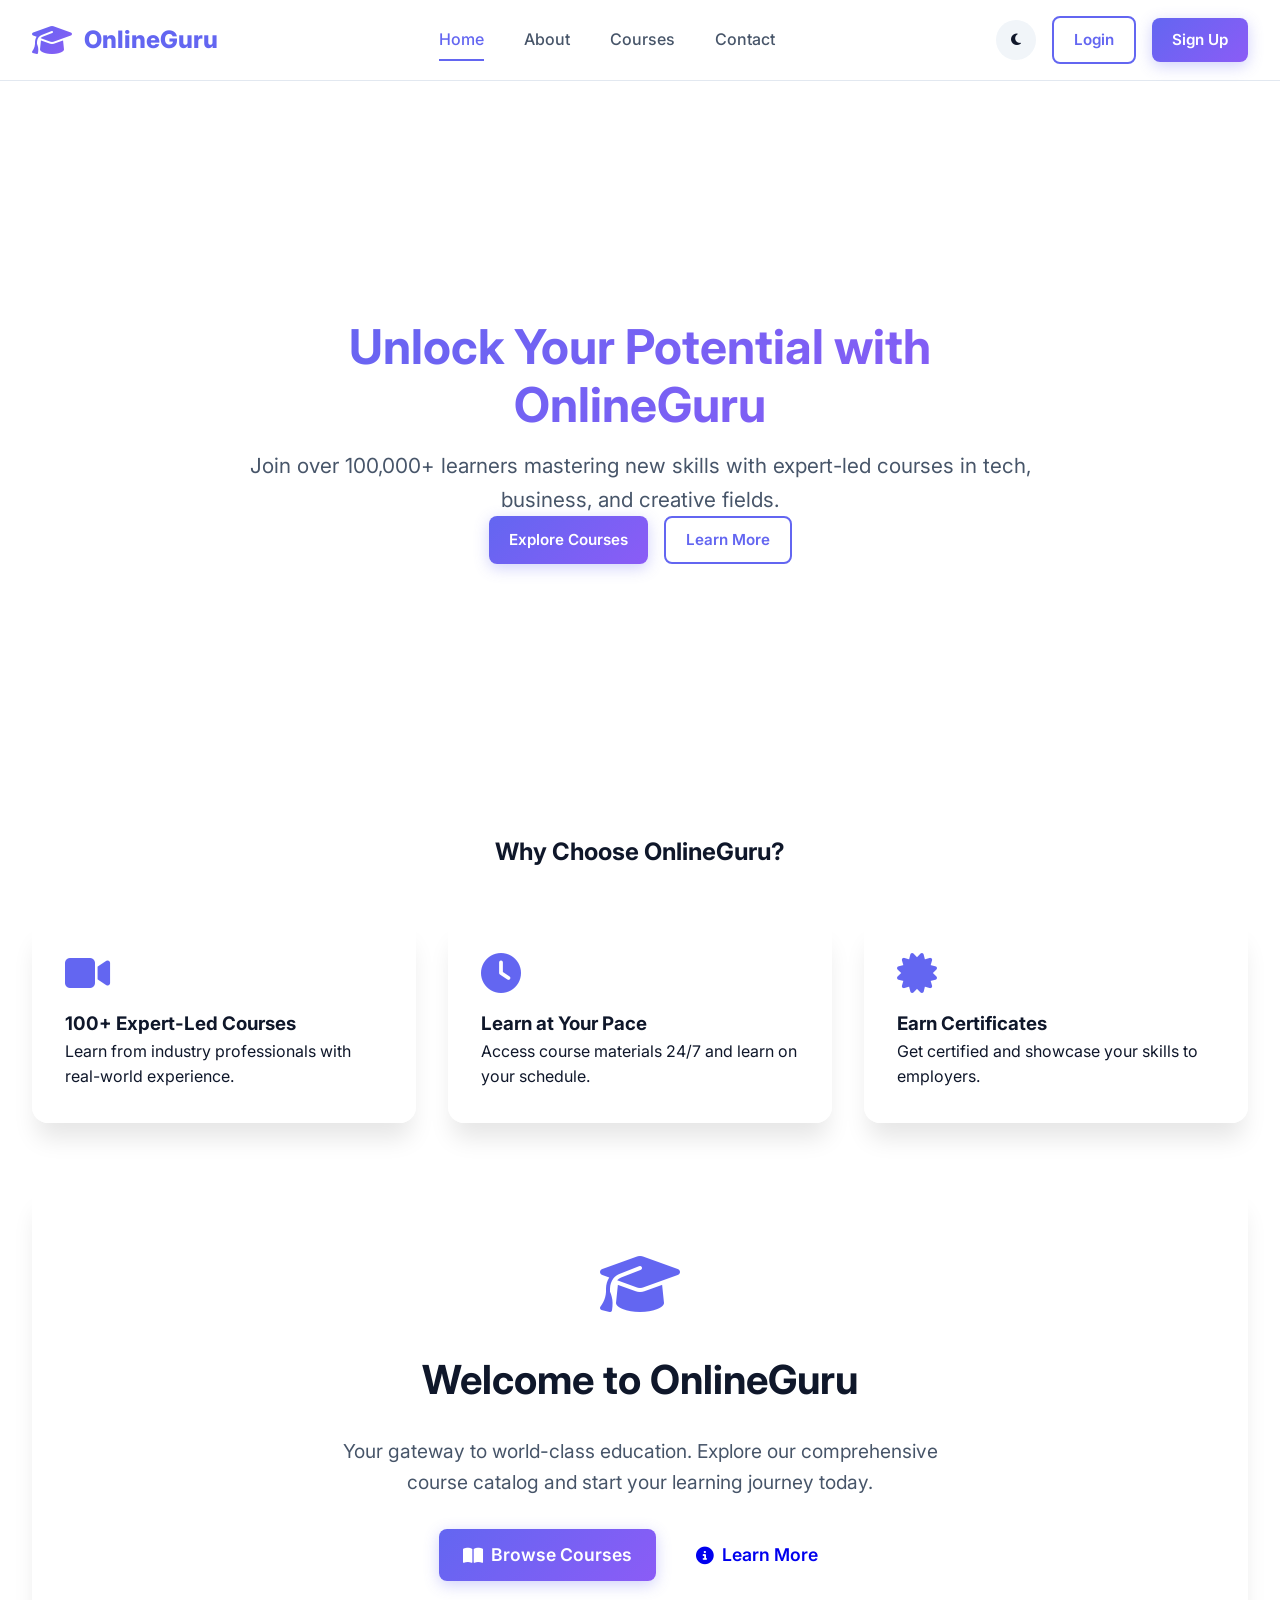
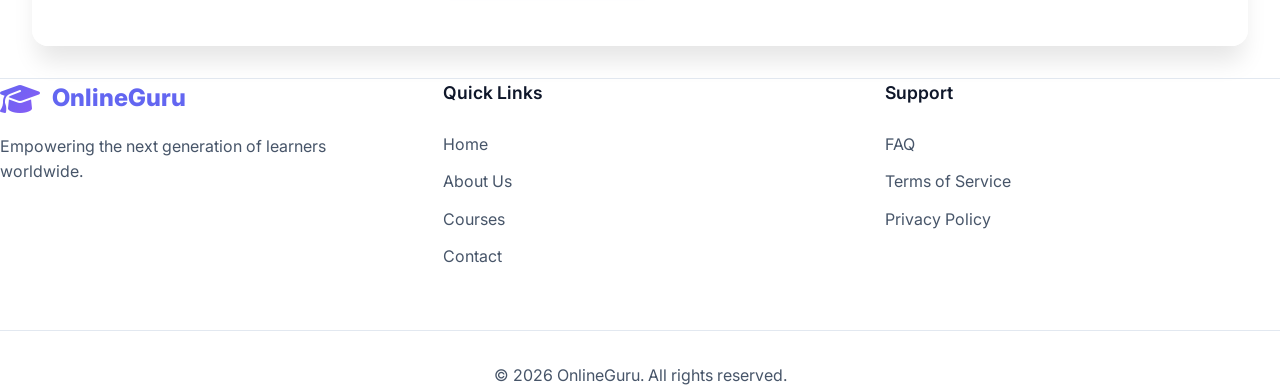
<file: index.html>
<!DOCTYPE html>
<html lang="en" data-theme="light">
<head>
    <meta charset="UTF-8">
    <meta name="viewport" content="width=device-width, initial-scale=1.0">
    <title>OnlineGuru - World-Class Learning Platform</title>
    <meta name="description" content="Learn from 100+ expert-led courses in programming, data science, business and more. Start your learning journey today.">
    <link rel="stylesheet" href="https://cdnjs.cloudflare.com/ajax/libs/font-awesome/6.4.0/css/all.min.css">
    <link rel="stylesheet" href="css/style.css?v=2.0">
</head>
<body class="page-home">
    <div id="loader">
        <div class="loader-content">
            <div class="spinner"></div>
            <p>Loading OnlineGuru...</p>
        </div>
    </div>

    <div class="app-wrapper">
        <header>
            <div class="nav-container">
                <a href="index.html" class="logo">
                    <i class="fas fa-graduation-cap"></i>
                    <span>OnlineGuru</span>
                </a>
                
                <nav class="nav-links">
                    <a href="index.html" class="active">Home</a>
                    <a href="about.html">About</a>
                    <a href="courses.html">Courses</a>
                    <a href="contact.html">Contact</a>
                </nav>

                <div class="auth-buttons" id="guest-nav">
                    <button class="btn-icon" id="theme-toggle">
                        <i class="fas fa-moon"></i>
                    </button>
                    <a href="login.html" class="btn btn-outline">Login</a>
                    <a href="register.html" class="btn btn-primary">Sign Up</a>
                </div>

                <div class="user-menu" id="user-nav" style="display: none;">
                    <button class="btn-icon" id="theme-toggle-user">
                        <i class="fas fa-moon"></i>
                    </button>
                    <a href="dashboard.html" class="btn btn-outline">
                        <i class="fas fa-user-circle"></i> <span id="user-name">User</span>
                    </a>
                    <a href="#" id="logout-btn" class="btn btn-primary">Logout</a>
                </div>

                <button class="mobile-toggle" id="mobile-toggle">
                    <i class="fas fa-bars"></i>
                </button>
            </div>
        </header>

        <main>
            <section class="hero">
                <div class="hero-content">
                    <h1>Unlock Your Potential with OnlineGuru</h1>
                    <p>Join over 100,000+ learners mastering new skills with expert-led courses in tech, business, and creative fields.</p>
                    <div class="hero-buttons">
                        <a href="courses.html" class="btn btn-primary">Explore Courses</a>
                        <a href="about.html" class="btn btn-outline">Learn More</a>
                    </div>
                </div>
            </section>

            <section class="container">
                <h2 style="text-align: center; margin-bottom: 3rem;">Why Choose OnlineGuru?</h2>
                <div class="grid">
                    <div class="glass-card">
                        <i class="fas fa-video" style="font-size: 2.5rem; color: var(--primary); margin-bottom: 1rem;"></i>
                        <h3>100+ Expert-Led Courses</h3>
                        <p>Learn from industry professionals with real-world experience.</p>
                    </div>
                    <div class="glass-card">
                        <i class="fas fa-clock" style="font-size: 2.5rem; color: var(--primary); margin-bottom: 1rem;"></i>
                        <h3>Learn at Your Pace</h3>
                        <p>Access course materials 24/7 and learn on your schedule.</p>
                    </div>
                    <div class="glass-card">
                        <i class="fas fa-certificate" style="font-size: 2.5rem; color: var(--primary); margin-bottom: 1rem;"></i>
                        <h3>Earn Certificates</h3>
                        <p>Get certified and showcase your skills to employers.</p>
                    </div>
                </div>
            </section>

            <section class="container">
                <div class="glass-card" style="text-align: center; padding: 4rem;">
                    <i class="fas fa-graduation-cap" style="font-size: 4rem; color: var(--primary); margin-bottom: 2rem;"></i>
                    <h2 style="margin-bottom: 1.5rem; font-size: 2.5rem;">Welcome to OnlineGuru</h2>
                    <p style="color: var(--text-secondary); font-size: 1.2rem; margin-bottom: 2rem; max-width: 600px; margin-left: auto; margin-right: auto;">
                        Your gateway to world-class education. Explore our comprehensive course catalog and start your learning journey today.
                    </p>
                    <div style="display: flex; gap: 1rem; justify-content: center; flex-wrap: wrap;">
                        <a href="courses.html" class="btn btn-primary" style="font-size: 1.1rem; padding: 12px 24px;">
                            <i class="fas fa-book-open"></i> Browse Courses
                        </a>
                        <a href="about.html" class="btn btn-outline-primary" style="font-size: 1.1rem; padding: 12px 24px;">
                            <i class="fas fa-info-circle"></i> Learn More
                        </a>
                    </div>
                </div>
            </section>
        </main>

        <footer>
            <div class="footer-grid">
                <div class="footer-col">
                    <a href="index.html" class="logo" style="margin-bottom: 1rem;">
                        <i class="fas fa-graduation-cap"></i> OnlineGuru
                    </a>
                    <p style="color: var(--text-secondary);">Empowering the next generation of learners worldwide.</p>
                </div>
                <div class="footer-col">
                    <h4>Quick Links</h4>
                    <ul class="footer-links">
                        <li><a href="index.html">Home</a></li>
                        <li><a href="about.html">About Us</a></li>
                        <li><a href="courses.html">Courses</a></li>
                        <li><a href="contact.html">Contact</a></li>
                    </ul>
                </div>
                <div class="footer-col">
                    <h4>Support</h4>
                    <ul class="footer-links">
                        <li><a href="#">FAQ</a></li>
                        <li><a href="#">Terms of Service</a></li>
                        <li><a href="#">Privacy Policy</a></li>
                    </ul>
                </div>
            </div>
            <p class="text-center">&copy; 2026 OnlineGuru. All rights reserved.</p>
        </footer>
    </div>

    <script src="js/main.js"></script>
</body>
</html>
</file>
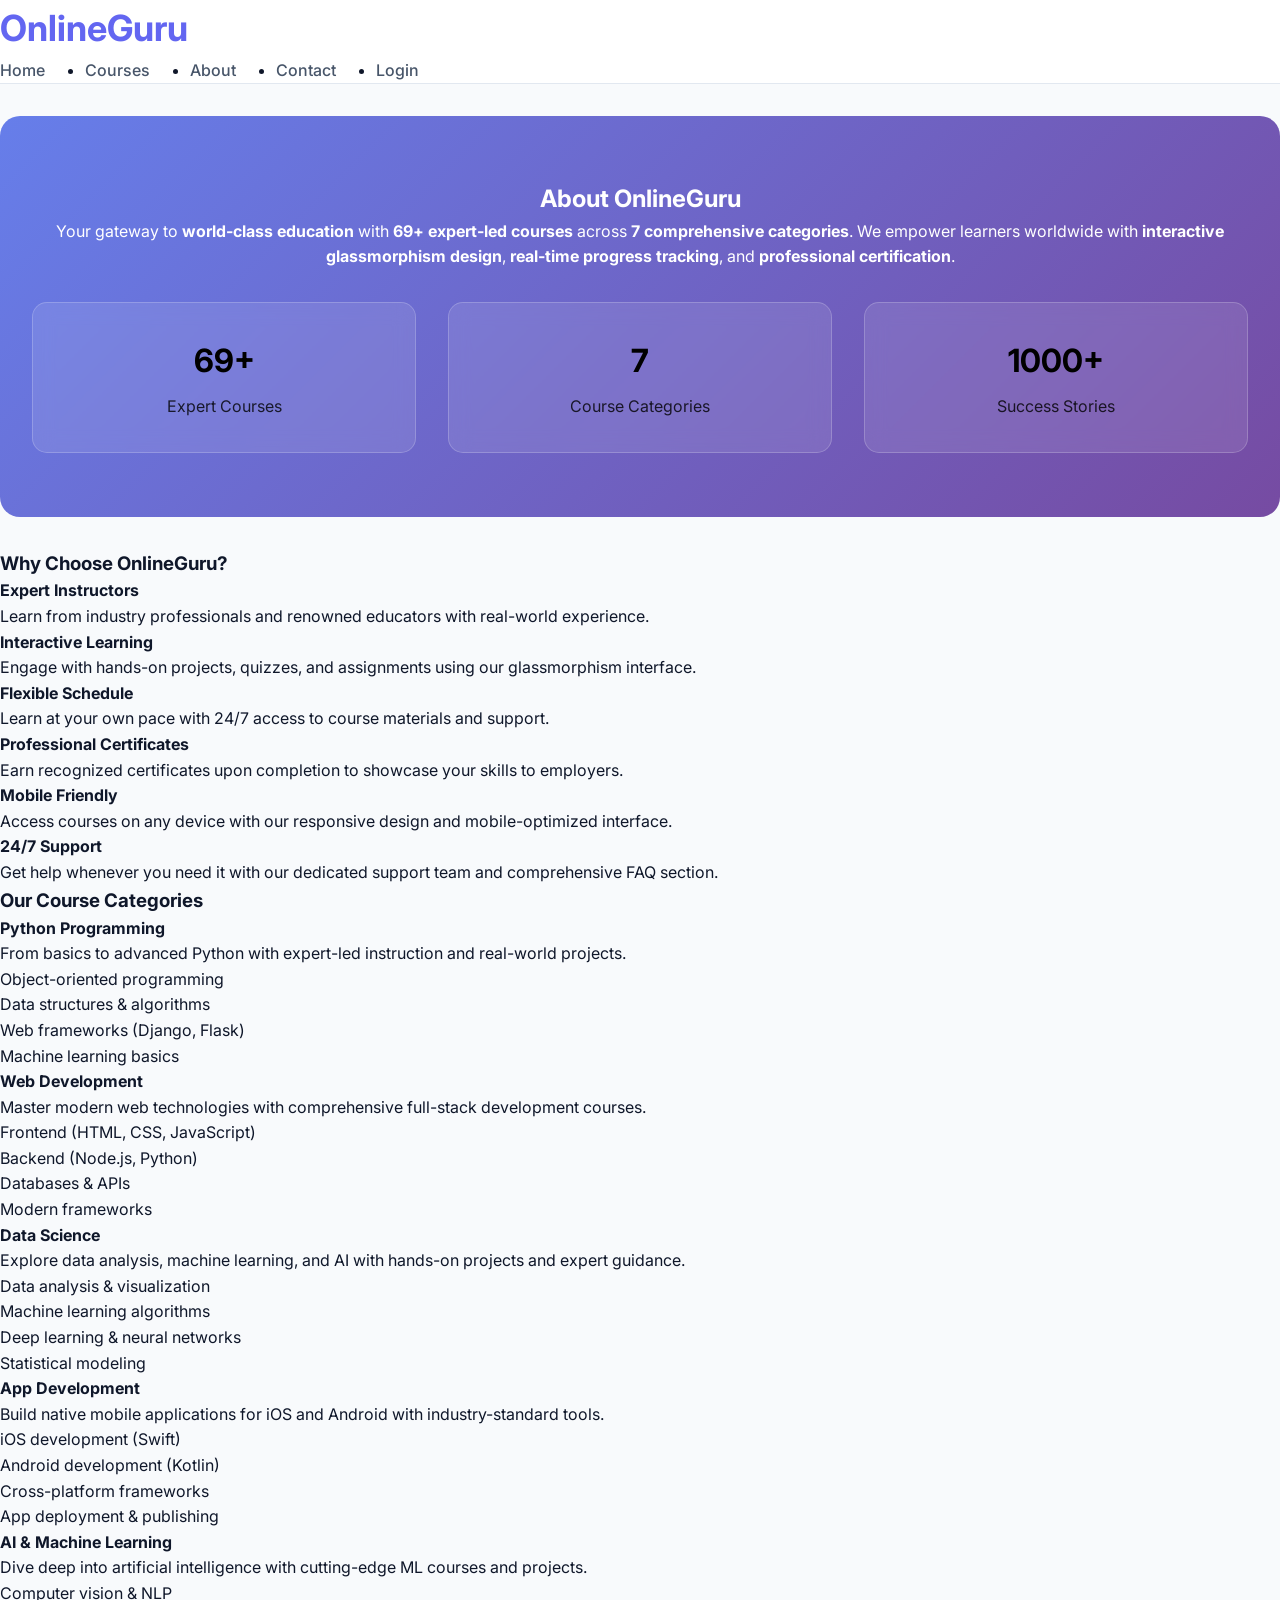
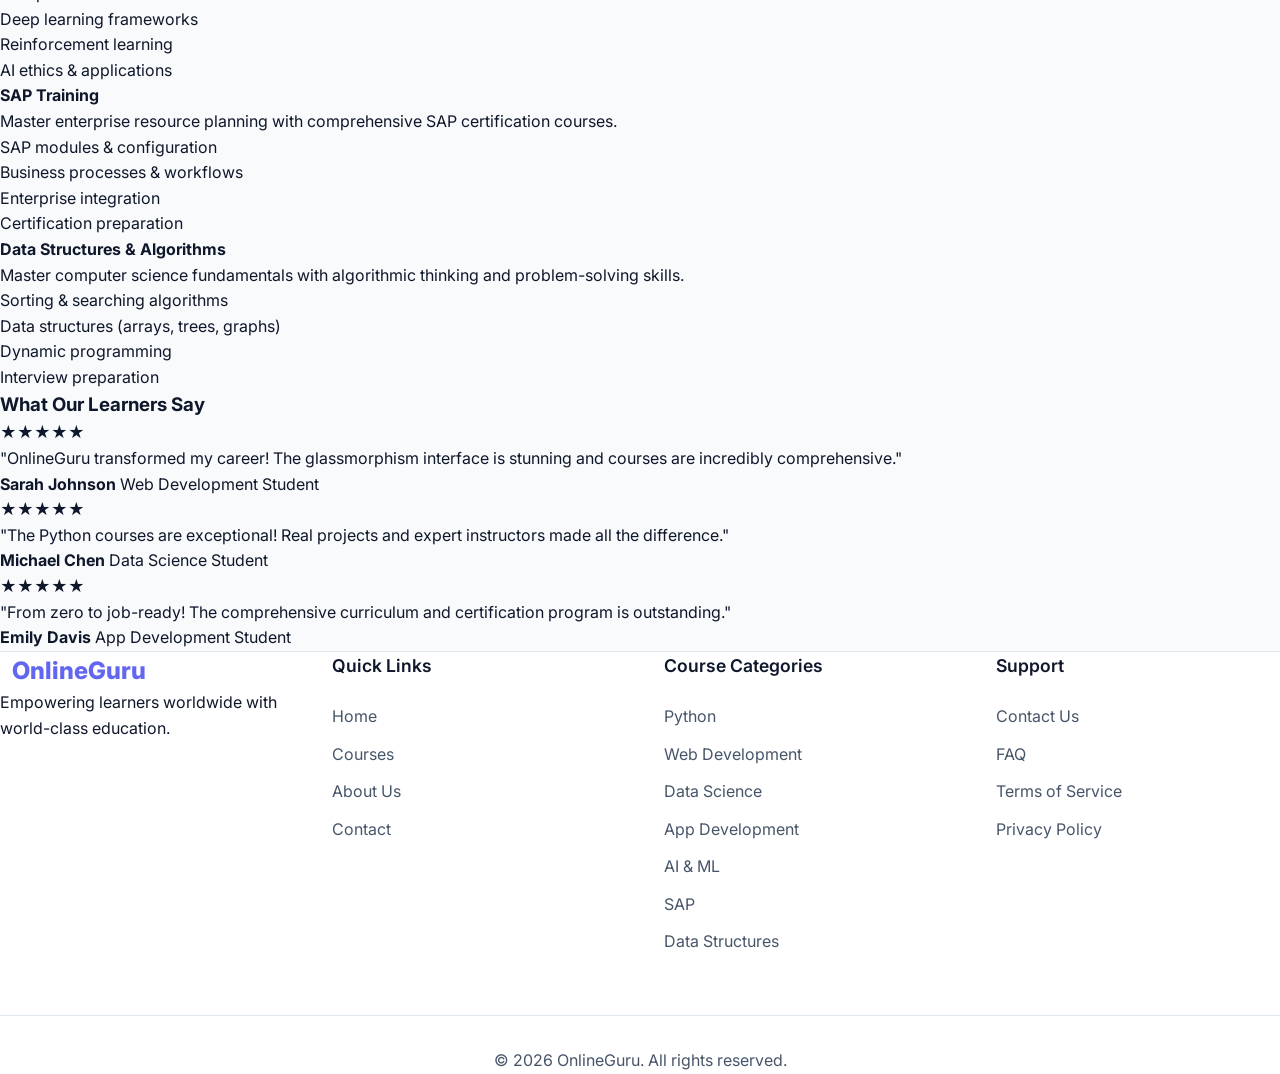
<file: about.html>
<!DOCTYPE html>
<html lang="en">
<head>
    <meta charset="UTF-8">
    <meta name="viewport" content="width=device-width, initial-scale=1.0">
    <title>About - OnlineGuru</title>
    <link rel="stylesheet" href="css/style.css">
</head>
<body>
    <header>
        <nav>
            <div class="logo">
                <h1>OnlineGuru</h1>
            </div>
            <ul class="nav-links">
                <li><a href="index.html">Home</a></li>
                <li><a href="courses.html">Courses</a></li>
                <li><a href="about.html">About</a></li>
                <li><a href="contact.html">Contact</a></li>
                <li><a href="login.html">Login</a></li>
            </ul>
        </nav>
    </header>

    <main>
        <section class="about-content">
            <div class="about-hero">
                <h2>About OnlineGuru</h2>
                <p class="hero-description">
                    Your gateway to <strong>world-class education</strong> with <strong>69+ expert-led courses</strong> across <strong>7 comprehensive categories</strong>. 
                    We empower learners worldwide with <strong>interactive glassmorphism design</strong>, <strong>real-time progress tracking</strong>, 
                    and <strong>professional certification</strong>.
                </p>
                <div class="hero-stats">
                    <div class="stat-item">
                        <i class="fas fa-graduation-cap"></i>
                        <div class="stat-content">
                            <h3>69+</h3>
                            <p>Expert Courses</p>
                        </div>
                    </div>
                    <div class="stat-item">
                        <i class="fas fa-users"></i>
                        <div class="stat-content">
                            <h3>7</h3>
                            <p>Course Categories</p>
                        </div>
                    </div>
                    <div class="stat-item">
                        <i class="fas fa-certificate"></i>
                        <div class="stat-content">
                            <h3>1000+</h3>
                            <p>Success Stories</p>
                        </div>
                    </div>
                </div>
            </div>

            <div class="about-features">
                <h3>Why Choose OnlineGuru?</h3>
                <div class="features-grid">
                    <div class="feature-card">
                        <i class="fas fa-chalkboard-teacher"></i>
                        <h4>Expert Instructors</h4>
                        <p>Learn from industry professionals and renowned educators with real-world experience.</p>
                    </div>
                    <div class="feature-card">
                        <i class="fas fa-laptop-code"></i>
                        <h4>Interactive Learning</h4>
                        <p>Engage with hands-on projects, quizzes, and assignments using our glassmorphism interface.</p>
                    </div>
                    <div class="feature-card">
                        <i class="fas fa-clock"></i>
                        <h4>Flexible Schedule</h4>
                        <p>Learn at your own pace with 24/7 access to course materials and support.</p>
                    </div>
                    <div class="feature-card">
                        <i class="fas fa-trophy"></i>
                        <h4>Professional Certificates</h4>
                        <p>Earn recognized certificates upon completion to showcase your skills to employers.</p>
                    </div>
                    <div class="feature-card">
                        <i class="fas fa-mobile-alt"></i>
                        <h4>Mobile Friendly</h4>
                        <p>Access courses on any device with our responsive design and mobile-optimized interface.</p>
                    </div>
                    <div class="feature-card">
                        <i class="fas fa-headset"></i>
                        <h4>24/7 Support</h4>
                        <p>Get help whenever you need it with our dedicated support team and comprehensive FAQ section.</p>
                    </div>
                </div>
            </div>

            <div class="course-categories">
                <h3>Our Course Categories</h3>
                <div class="categories-grid">
                    <div class="category-card">
                        <i class="fab fa-python"></i>
                        <h4>Python Programming</h4>
                        <p>From basics to advanced Python with expert-led instruction and real-world projects.</p>
                        <ul>
                            <li>Object-oriented programming</li>
                            <li>Data structures & algorithms</li>
                            <li>Web frameworks (Django, Flask)</li>
                            <li>Machine learning basics</li>
                        </ul>
                    </div>
                    <div class="category-card">
                        <i class="fas fa-code"></i>
                        <h4>Web Development</h4>
                        <p>Master modern web technologies with comprehensive full-stack development courses.</p>
                        <ul>
                            <li>Frontend (HTML, CSS, JavaScript)</li>
                            <li>Backend (Node.js, Python)</li>
                            <li>Databases & APIs</li>
                            <li>Modern frameworks</li>
                        </ul>
                    </div>
                    <div class="category-card">
                        <i class="fas fa-database"></i>
                        <h4>Data Science</h4>
                        <p>Explore data analysis, machine learning, and AI with hands-on projects and expert guidance.</p>
                        <ul>
                            <li>Data analysis & visualization</li>
                            <li>Machine learning algorithms</li>
                            <li>Deep learning & neural networks</li>
                            <li>Statistical modeling</li>
                        </ul>
                    </div>
                    <div class="category-card">
                        <i class="fas fa-mobile-alt"></i>
                        <h4>App Development</h4>
                        <p>Build native mobile applications for iOS and Android with industry-standard tools.</p>
                        <ul>
                            <li>iOS development (Swift)</li>
                            <li>Android development (Kotlin)</li>
                            <li>Cross-platform frameworks</li>
                            <li>App deployment & publishing</li>
                        </ul>
                    </div>
                    <div class="category-card">
                        <i class="fas fa-robot"></i>
                        <h4>AI & Machine Learning</h4>
                        <p>Dive deep into artificial intelligence with cutting-edge ML courses and projects.</p>
                        <ul>
                            <li>Computer vision & NLP</li>
                            <li>Deep learning frameworks</li>
                            <li>Reinforcement learning</li>
                            <li>AI ethics & applications</li>
                        </ul>
                    </div>
                    <div class="category-card">
                        <i class="fas fa-project-diagram"></i>
                        <h4>SAP Training</h4>
                        <p>Master enterprise resource planning with comprehensive SAP certification courses.</p>
                        <ul>
                            <li>SAP modules & configuration</li>
                            <li>Business processes & workflows</li>
                            <li>Enterprise integration</li>
                            <li>Certification preparation</li>
                        </ul>
                    </div>
                    <div class="category-card">
                        <i class="fas fa-sitemap"></i>
                        <h4>Data Structures & Algorithms</h4>
                        <p>Master computer science fundamentals with algorithmic thinking and problem-solving skills.</p>
                        <ul>
                            <li>Sorting & searching algorithms</li>
                            <li>Data structures (arrays, trees, graphs)</li>
                            <li>Dynamic programming</li>
                            <li>Interview preparation</li>
                        </ul>
                    </div>
                </div>
            </div>

            <div class="testimonials">
                <h3>What Our Learners Say</h3>
                <div class="testimonials-grid">
                    <div class="testimonial-card">
                        <div class="testimonial-content">
                            <div class="stars">★★★★★</div>
                            <p>"OnlineGuru transformed my career! The glassmorphism interface is stunning and courses are incredibly comprehensive."</p>
                            <div class="testimonial-author">
                                <strong>Sarah Johnson</strong>
                                <span>Web Development Student</span>
                            </div>
                        </div>
                    </div>
                    <div class="testimonial-card">
                        <div class="testimonial-content">
                            <div class="stars">★★★★★</div>
                            <p>"The Python courses are exceptional! Real projects and expert instructors made all the difference."</p>
                            <div class="testimonial-author">
                                <strong>Michael Chen</strong>
                                <span>Data Science Student</span>
                            </div>
                        </div>
                    </div>
                    <div class="testimonial-card">
                        <div class="testimonial-content">
                            <div class="stars">★★★★★</div>
                            <p>"From zero to job-ready! The comprehensive curriculum and certification program is outstanding."</p>
                            <div class="testimonial-author">
                                <strong>Emily Davis</strong>
                                <span>App Development Student</span>
                            </div>
                        </div>
                    </div>
                </div>
            </div>
        </section>
    </main>

    <footer>
        <div class="footer-grid">
            <div class="footer-col">
                <a href="index.html" class="logo">
                    <i class="fas fa-graduation-cap"></i> OnlineGuru
                </a>
                <p>Empowering learners worldwide with world-class education.</p>
            </div>
            <div class="footer-col">
                <h4>Quick Links</h4>
                <ul class="footer-links">
                    <li><a href="index.html">Home</a></li>
                    <li><a href="courses.html">Courses</a></li>
                    <li><a href="about.html">About Us</a></li>
                    <li><a href="contact.html">Contact</a></li>
                </ul>
            </div>
            <div class="footer-col">
                <h4>Course Categories</h4>
                <ul class="footer-links">
                    <li><a href="courses.html">Python</a></li>
                    <li><a href="courses.html">Web Development</a></li>
                    <li><a href="courses.html">Data Science</a></li>
                    <li><a href="courses.html">App Development</a></li>
                    <li><a href="courses.html">AI & ML</a></li>
                    <li><a href="courses.html">SAP</a></li>
                    <li><a href="courses.html">Data Structures</a></li>
                </ul>
            </div>
            <div class="footer-col">
                <h4>Support</h4>
                <ul class="footer-links">
                    <li><a href="contact.html">Contact Us</a></li>
                    <li><a href="#">FAQ</a></li>
                    <li><a href="#">Terms of Service</a></li>
                    <li><a href="#">Privacy Policy</a></li>
                </ul>
            </div>
        </div>
        <p class="text-center">&copy; 2026 OnlineGuru. All rights reserved.</p>
    </footer>

    <script src="js/main.js"></script>
</body>
</html>
</file>
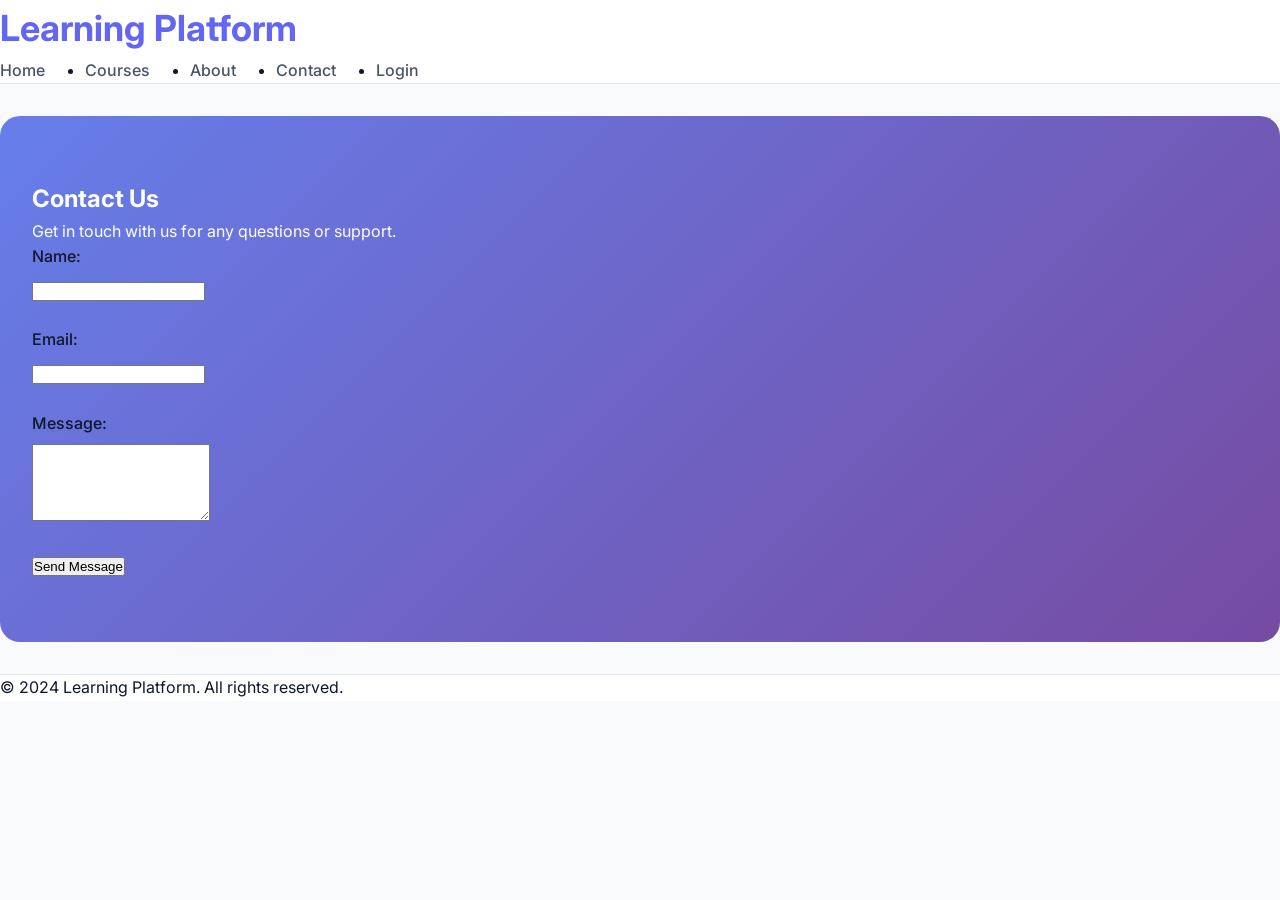
<file: contact.html>
<!DOCTYPE html>
<html lang="en">
<head>
    <meta charset="UTF-8">
    <meta name="viewport" content="width=device-width, initial-scale=1.0">
    <title>Contact - Learning Platform</title>
    <link rel="stylesheet" href="css/style.css">
</head>
<body>
    <header>
        <nav>
            <div class="logo">
                <h1>Learning Platform</h1>
            </div>
            <ul class="nav-links">
                <li><a href="index.html">Home</a></li>
                <li><a href="courses.html">Courses</a></li>
                <li><a href="about.html">About</a></li>
                <li><a href="contact.html">Contact</a></li>
                <li><a href="login.html">Login</a></li>
            </ul>
        </nav>
    </header>

    <main>
        <section class="contact-content">
            <h2>Contact Us</h2>
            <p>Get in touch with us for any questions or support.</p>
            
            <form id="contactForm">
                <div class="form-group">
                    <label for="name">Name:</label>
                    <input type="text" id="name" name="name" required>
                </div>
                <div class="form-group">
                    <label for="email">Email:</label>
                    <input type="email" id="email" name="email" required>
                </div>
                <div class="form-group">
                    <label for="message">Message:</label>
                    <textarea id="message" name="message" rows="5" required></textarea>
                </div>
                <button type="submit" class="submit-btn">Send Message</button>
            </form>
        </section>
    </main>

    <footer>
        <p>&copy; 2024 Learning Platform. All rights reserved.</p>
    </footer>

    <script src="js/main.js"></script>
</body>
</html>
</file>
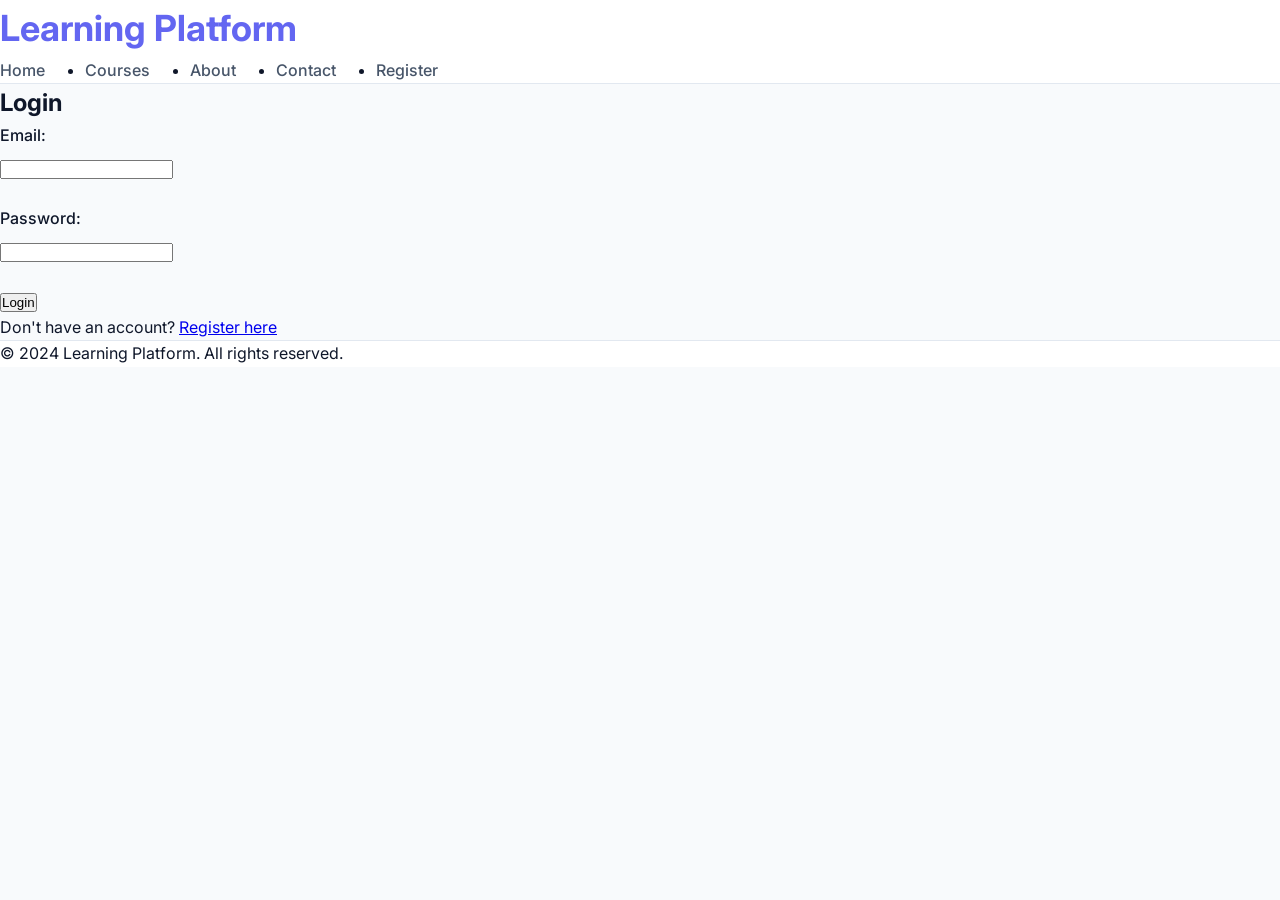
<file: dashboard.html>
<!DOCTYPE html>
<html lang="en" data-theme="light">
<head>
    <meta charset="UTF-8">
    <meta name="viewport" content="width=device-width, initial-scale=1.0">
    <title>Dashboard | OnlineGuru</title>
    <meta name="description" content="Your personalized learning dashboard - track progress, view certificates, and continue learning.">
    <link rel="stylesheet" href="https://cdnjs.cloudflare.com/ajax/libs/font-awesome/6.4.0/css/all.min.css">
    <link rel="stylesheet" href="css/style.css">
    <link rel="stylesheet" href="css/dashboard.css">
</head>
<body class="page-dashboard">
    <div id="loader">
        <div class="loader-content">
            <div class="spinner"></div>
            <p>Loading your dashboard...</p>
        </div>
    </div>

    <div class="app-wrapper">
        <header>
            <div class="nav-container">
                <a href="index.html" class="logo">
                    <i class="fas fa-graduation-cap"></i>
                    <span>OnlineGuru</span>
                </a>
                
                <nav class="nav-links">
                    <a href="index.html">Home</a>
                    <a href="courses.html">Courses</a>
                    <a href="dashboard.html" class="active">Dashboard</a>
                </nav>

                <div class="user-menu" id="user-nav">
                    <button class="btn-icon" id="theme-toggle">
                        <i class="fas fa-moon"></i>
                    </button>
                    <a href="#" class="btn btn-outline" id="user-profile-btn">
                        <i class="fas fa-user-circle"></i> <span id="user-name" class="user-name">User</span>
                    </a>
                    <a href="#" id="logout-btn" class="btn btn-primary">Logout</a>
                </div>

                <button class="mobile-toggle" id="mobile-toggle">
                    <i class="fas fa-bars"></i>
                </button>
            </div>
        </header>

        <div class="dashboard-container">
            <!-- Sidebar -->
            <aside class="dashboard-sidebar">
                <div class="sidebar-header">
                    <div class="user-avatar-large">
                        <i class="fas fa-user-graduate"></i>
                    </div>
                    <div class="user-info">
                        <h3 class="user-name">Loading...</h3>
                        <p class="user-email">Loading...</p>
                    </div>
                </div>

                <nav class="sidebar-nav">
                    <a href="#" class="nav-item active" data-section="overview">
                        <i class="fas fa-th-large"></i>
                        <span>Overview</span>
                    </a>
                    <a href="#" class="nav-item" data-section="courses">
                        <i class="fas fa-book-open"></i>
                        <span>My Courses</span>
                        <span class="nav-badge" id="total-courses">0</span>
                    </a>
                    <a href="#" class="nav-item" data-section="progress">
                        <i class="fas fa-chart-line"></i>
                        <span>Progress</span>
                    </a>
                    <a href="#" class="nav-item" data-section="certificates">
                        <i class="fas fa-certificate"></i>
                        <span>Certificates</span>
                        <span class="nav-badge" id="certificate-count">0</span>
                    </a>
                    <a href="#" class="nav-item" data-section="calendar">
                        <i class="fas fa-calendar-alt"></i>
                        <span>Calendar</span>
                    </a>
                    <a href="#" class="nav-item" data-section="settings">
                        <i class="fas fa-cog"></i>
                        <span>Settings</span>
                    </a>
                </nav>

                <div class="sidebar-footer">
                    <div class="progress-widget">
                        <h4>Overall Progress</h4>
                        <div class="progress-label">
                            <span>Course Completion</span>
                            <span id="avg-progress">0%</span>
                        </div>
                        <div class="progress-bar">
                            <div class="progress-fill" id="overall-progress" style="width: 0%"></div>
                        </div>
                    </div>
                </div>
            </aside>

            <!-- Main Content -->
            <main class="dashboard-content">
                <!-- Overview Section -->
                <section id="overview-section" class="content-section active">
                    <div class="section-header">
                        <h1 class="welcome-message">Welcome back!</h1>
                        <p>Here's what's happening with your learning journey</p>
                    </div>

                    <div class="stats-grid">
                        <div class="stat-card">
                            <div class="stat-icon">
                                <i class="fas fa-book-open"></i>
                            </div>
                            <div class="stat-info">
                                <h3 id="total-courses-stat">0</h3>
                                <p>Enrolled Courses</p>
                            </div>
                        </div>
                        <div class="stat-card">
                            <div class="stat-icon">
                                <i class="fas fa-spinner"></i>
                            </div>
                            <div class="stat-info">
                                <h3 id="in-progress-stat">0</h3>
                                <p>In Progress</p>
                            </div>
                        </div>
                        <div class="stat-card">
                            <div class="stat-icon">
                                <i class="fas fa-check-circle"></i>
                            </div>
                            <div class="stat-info">
                                <h3 id="completed-courses-stat">0</h3>
                                <p>Completed</p>
                            </div>
                        </div>
                        <div class="stat-card">
                            <div class="stat-icon">
                                <i class="fas fa-certificate"></i>
                            </div>
                            <div class="stat-info">
                                <h3 id="certificates-stat">0</h3>
                                <p>Certificates</p>
                            </div>
                        </div>
                    </div>

                    <div style="display: grid; grid-template-columns: 2fr 1fr; gap: 2rem; margin-top: 2rem;">
                        <div class="glass-card">
                            <h3 style="margin-bottom: 1.5rem;">Recent Activity</h3>
                            <div id="recent-activity" class="activity-feed">
                                <!-- Activity will be loaded here -->
                            </div>
                        </div>
                        
                        <div class="glass-card">
                            <h3 style="margin-bottom: 1.5rem;">Recommended Courses</h3>
                            <div id="recommended-courses">
                                <!-- Recommended courses will be loaded here -->
                            </div>
                        </div>
                    </div>
                </section>

                <!-- My Courses Section -->
                <section id="courses-section" class="content-section">
                    <div class="section-header">
                        <h1>My Courses</h1>
                        <p>Continue learning where you left off</p>
                    </div>
                    
                    <div id="my-courses-list" class="courses-progress">
                        <!-- Courses will be loaded here -->
                    </div>
                </section>

                <!-- Progress Section -->
                <section id="progress-section" class="content-section">
                    <div class="section-header">
                        <h1>Learning Progress</h1>
                        <p>Track your detailed progress across all courses</p>
                    </div>
                    
                    <div id="progress-list" class="progress-list">
                        <!-- Progress will be loaded here -->
                    </div>
                </section>

                <!-- Certificates Section -->
                <section id="certificates-section" class="content-section">
                    <div class="section-header">
                        <h1>My Certificates</h1>
                        <p>Your earned credentials</p>
                    </div>
                    
                    <div id="certificates-list" class="certificates-grid">
                        <!-- Certificates will be loaded here -->
                    </div>
                </section>

                <!-- Calendar Section -->
                <section id="calendar-section" class="content-section">
                    <div class="section-header">
                        <h1>Learning Calendar</h1>
                        <p>Your study schedule and deadlines</p>
                    </div>
                    
                    <div id="calendar" class="calendar-container">
                        <!-- Calendar will be loaded here -->
                    </div>
                </section>

                <!-- Settings Section -->
                <section id="settings-section" class="content-section">
                    <div class="section-header">
                        <h1>Account Settings</h1>
                        <p>Manage your account preferences</p>
                    </div>
                    
                    <div class="glass-card">
                        <h3 style="margin-bottom: 1.5rem;">Profile Information</h3>
                        <form id="settings-form">
                            <div class="form-group">
                                <label for="settings-name">Full Name</label>
                                <input type="text" id="settings-name" class="form-control" value="Loading...">
                            </div>
                            <div class="form-group">
                                <label for="settings-email">Email Address</label>
                                <input type="email" id="settings-email" class="form-control" value="Loading..." readonly>
                            </div>
                            <div class="form-group">
                                <label for="settings-notifications">Email Notifications</label>
                                <select id="settings-notifications" class="form-control">
                                    <option value="all">All notifications</option>
                                    <option value="important">Important only</option>
                                    <option value="none">None</option>
                                </select>
                            </div>
                            <button type="submit" class="btn btn-primary">Save Changes</button>
                        </form>
                    </div>
                </section>
            </main>
        </div>
    </div>

    <script src="js/main.js"></script>
    <script src="js/courses.js"></script>
    <script src="js/certificate.js"></script>
    <script src="js/dashboard.js"></script>
    <script>
        // Settings form handler
        document.getElementById('settings-form')?.addEventListener('submit', (e) => {
            e.preventDefault();
            showNotification('Settings saved successfully!', 'success');
        });
    </script>
</body>
</html>
</file>
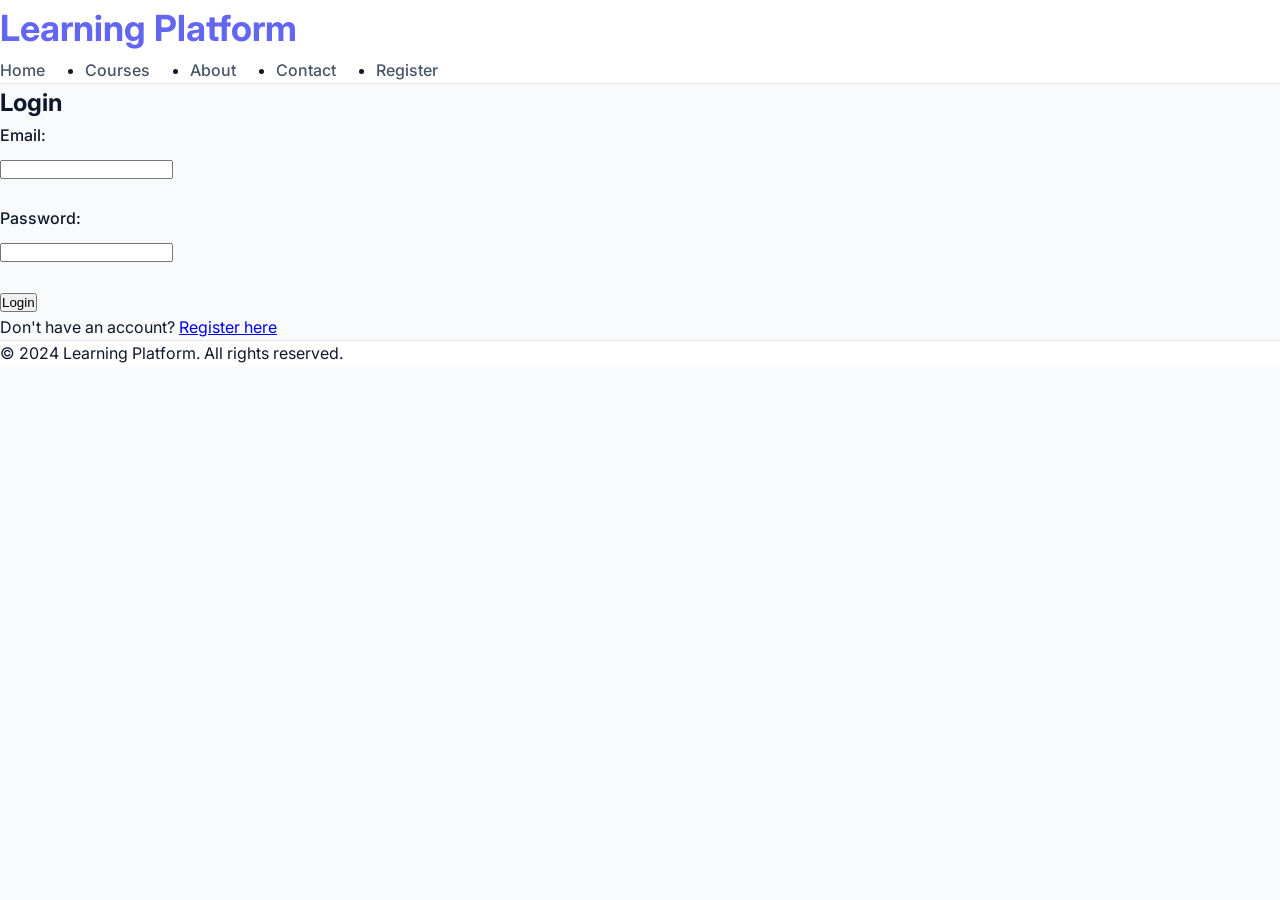
<file: login.html>
<!DOCTYPE html>
<html lang="en">
<head>
    <meta charset="UTF-8">
    <meta name="viewport" content="width=device-width, initial-scale=1.0">
    <title>Login - Learning Platform</title>
    <link rel="stylesheet" href="css/style.css">
</head>
<body>
    <header>
        <nav>
            <div class="logo">
                <h1>Learning Platform</h1>
            </div>
            <ul class="nav-links">
                <li><a href="index.html">Home</a></li>
                <li><a href="courses.html">Courses</a></li>
                <li><a href="about.html">About</a></li>
                <li><a href="contact.html">Contact</a></li>
                <li><a href="register.html">Register</a></li>
            </ul>
        </nav>
    </header>

    <main>
        <section class="auth-form">
            <h2>Login</h2>
            <form id="loginForm">
                <div class="form-group">
                    <label for="email">Email:</label>
                    <input type="email" id="email" name="email" required>
                </div>
                <div class="form-group">
                    <label for="password">Password:</label>
                    <input type="password" id="password" name="password" required>
                </div>
                <button type="submit" class="submit-btn">Login</button>
            </form>
            <p>Don't have an account? <a href="register.html">Register here</a></p>
        </section>
    </main>

    <footer>
        <p>&copy; 2024 Learning Platform. All rights reserved.</p>
    </footer>

    <script src="js/auth.js"></script>
</body>
</html>
</file>
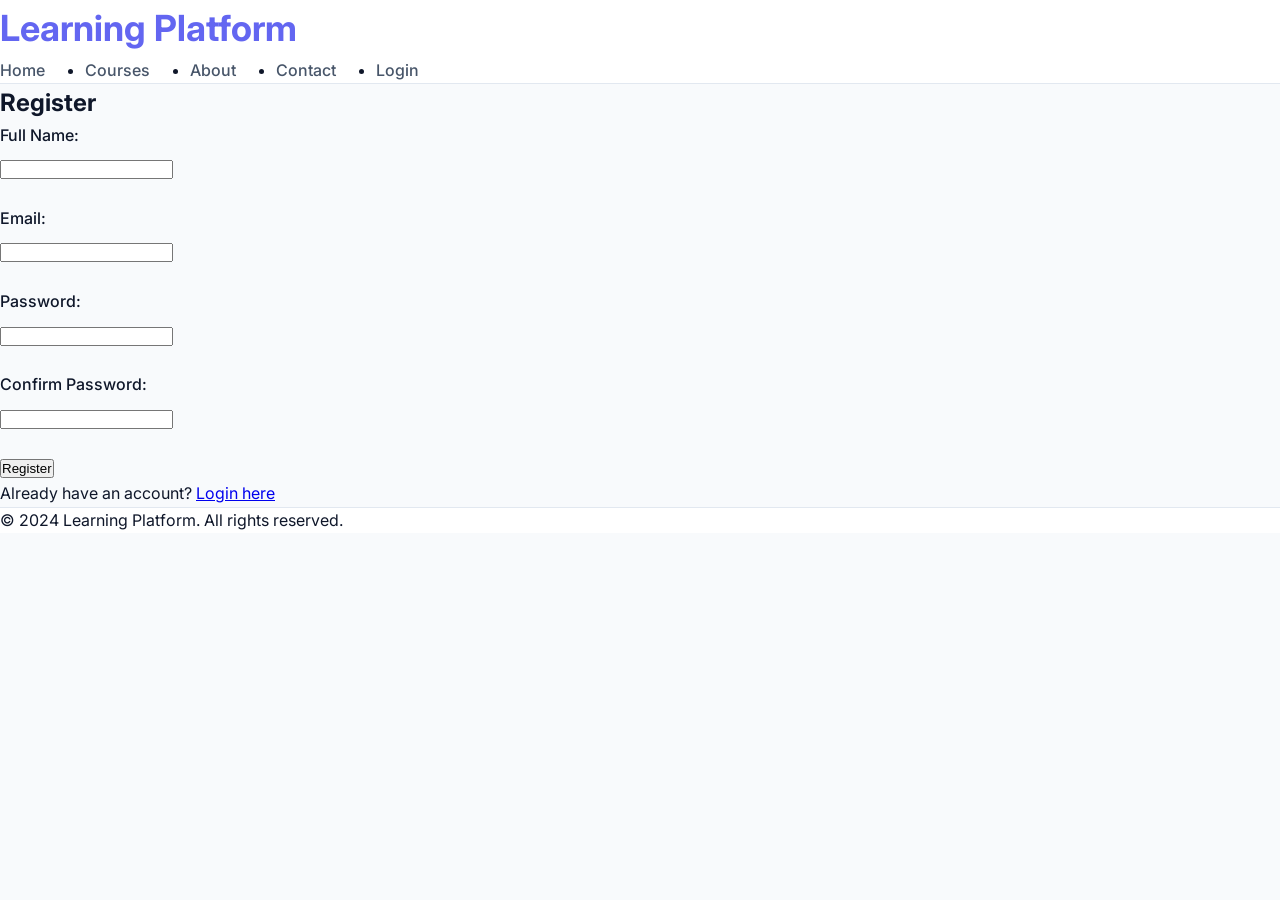
<file: register.html>
<!DOCTYPE html>
<html lang="en">
<head>
    <meta charset="UTF-8">
    <meta name="viewport" content="width=device-width, initial-scale=1.0">
    <title>Register - Learning Platform</title>
    <link rel="stylesheet" href="css/style.css">
</head>
<body>
    <header>
        <nav>
            <div class="logo">
                <h1>Learning Platform</h1>
            </div>
            <ul class="nav-links">
                <li><a href="index.html">Home</a></li>
                <li><a href="courses.html">Courses</a></li>
                <li><a href="about.html">About</a></li>
                <li><a href="contact.html">Contact</a></li>
                <li><a href="login.html">Login</a></li>
            </ul>
        </nav>
    </header>

    <main>
        <section class="auth-form">
            <h2>Register</h2>
            <form id="registerForm">
                <div class="form-group">
                    <label for="name">Full Name:</label>
                    <input type="text" id="name" name="name" required>
                </div>
                <div class="form-group">
                    <label for="email">Email:</label>
                    <input type="email" id="email" name="email" required>
                </div>
                <div class="form-group">
                    <label for="password">Password:</label>
                    <input type="password" id="password" name="password" required>
                </div>
                <div class="form-group">
                    <label for="confirmPassword">Confirm Password:</label>
                    <input type="password" id="confirmPassword" name="confirmPassword" required>
                </div>
                <button type="submit" class="submit-btn">Register</button>
            </form>
            <p>Already have an account? <a href="login.html">Login here</a></p>
        </section>
    </main>

    <footer>
        <p>&copy; 2024 Learning Platform. All rights reserved.</p>
    </footer>

    <script src="js/auth.js"></script>
</body>
</html>
</file>
<file: css/style.css>
/* ========================================
   ONLINE GURU - MODERN LEARNING PLATFORM
   Main Stylesheet
   ======================================== */

@import url('https://fonts.googleapis.com/css2?family=Inter:wght@300;400;500;600;700;800&display=swap');

/* ===== VARIABLES ===== */
:root {
    --primary: #6366f1;
    --primary-dark: #4f46e5;
    --primary-light: #818cf8;
    --secondary: #8b5cf6;
    --success: #10b981;
    --warning: #f59e0b;
    --danger: #ef4444;
    --info: #3b82f6;
    --dark: #0f172a;
    --light: #f8fafc;
    --gray: #64748b;
    
    --bg-primary: #ffffff;
    --bg-secondary: #f8fafc;
    --bg-tertiary: #f1f5f9;
    --text-primary: #0f172a;
    --text-secondary: #475569;
    --text-muted: #64748b;
    --border: #e2e8f0;
    --border-light: #f1f5f9;
    
    --shadow-sm: 0 1px 2px 0 rgb(0 0 0 / 0.05);
    --shadow: 0 4px 6px -1px rgb(0 0 0 / 0.1);
    --shadow-md: 0 10px 15px -3px rgb(0 0 0 / 0.1);
    --shadow-lg: 0 20px 25px -5px rgb(0 0 0 / 0.1);
    --shadow-xl: 0 25px 50px -12px rgb(0 0 0 / 0.25);
    
    --radius-sm: 0.375rem;
    --radius: 0.5rem;
    --radius-md: 0.75rem;
    --radius-lg: 1rem;
    --radius-xl: 1.5rem;
    
    --transition: all 0.3s cubic-bezier(0.4, 0, 0.2, 1);
}

[data-theme="dark"] {
    --bg-primary: #0f172a;
    --bg-secondary: #1e293b;
    --bg-tertiary: #334155;
    --text-primary: #f8fafc;
    --text-secondary: #cbd5e1;
    --text-muted: #94a3b8;
    --border: #334155;
    --border-light: #475569;
}

/* ===== RESET & BASE ===== */
* {
    margin: 0;
    padding: 0;
    box-sizing: border-box;
}

body {
    font-family: 'Inter', sans-serif;
    background: var(--bg-secondary);
    color: var(--text-primary);
    line-height: 1.6;
    min-height: 100vh;
    transition: var(--transition);
}

/* ===== PAGE BACKGROUNDS ===== */
body::before {
    content: '';
    position: fixed;
    top: 0;
    left: 0;
    width: 100%;
    height: 100%;
    background-size: cover;
    background-position: center;
    opacity: 0.1;
    z-index: -1;
    pointer-events: none;
}

.page-home::before {
    background-image: url('https://images.unsplash.com/photo-1524178232363-1fb2b075b655?q=80&w=2070&auto=format&fit=crop');
}

.page-about::before {
    background-image: url('https://images.unsplash.com/photo-1522202176988-66273c2fd55f?q=80&w=2071&auto=format&fit=crop');
}

.page-courses::before {
    background-image: url('https://images.unsplash.com/photo-1524995997946-a1c2e315a42f?q=80&w=2070&auto=format&fit=crop');
}

.page-dashboard::before {
    background-image: url('https://images.unsplash.com/photo-1517694712202-14dd9538aa97?q=80&w=2070&auto=format&fit=crop');
}

.page-auth::before {
    background-image: url('https://images.unsplash.com/photo-1523240795612-9a054b0db644?q=80&w=2070&auto=format&fit=crop');
}

/* ===== LOADER ===== */
#loader {
    position: fixed;
    top: 0;
    left: 0;
    width: 100%;
    height: 100%;
    background: var(--bg-primary);
    display: flex;
    justify-content: center;
    align-items: center;
    z-index: 9999;
    transition: opacity 0.5s ease;
}

.loader-content {
    text-align: center;
}

.spinner {
    width: 60px;
    height: 60px;
    border: 4px solid var(--border);
    border-top-color: var(--primary);
    border-radius: 50%;
    animation: spin 1s linear infinite;
    margin-bottom: 1rem;
}

.loader-content p {
    color: var(--text-secondary);
    font-weight: 500;
}

@keyframes spin {
    to { transform: rotate(360deg); }
}

/* ===== APP WRAPPER ===== */
.app-wrapper {
    min-height: 100vh;
    display: flex;
    flex-direction: column;
    background: rgba(255, 255, 255, 0.9);
    backdrop-filter: blur(10px);
}

[data-theme="dark"] .app-wrapper {
    background: rgba(15, 23, 42, 0.9);
}

/* ===== HEADER ===== */
header {
    position: sticky;
    top: 0;
    z-index: 100;
    background: rgba(255, 255, 255, 0.95);
    backdrop-filter: blur(10px);
    border-bottom: 1px solid var(--border);
}

[data-theme="dark"] header {
    background: rgba(15, 23, 42, 0.95);
}

.nav-container {
    max-width: 1280px;
    margin: 0 auto;
    padding: 1rem 2rem;
    display: flex;
    align-items: center;
    justify-content: space-between;
}

.logo {
    display: flex;
    align-items: center;
    gap: 0.75rem;
    font-size: 1.5rem;
    font-weight: 800;
    color: var(--primary);
    text-decoration: none;
    transition: var(--transition);
}

.logo:hover {
    transform: scale(1.05);
}

.logo i {
    font-size: 2rem;
    background: linear-gradient(135deg, var(--primary), var(--secondary));
    -webkit-background-clip: text;
    -webkit-text-fill-color: transparent;
}

.nav-links {
    display: flex;
    align-items: center;
    gap: 2.5rem;
}

.nav-links a {
    color: var(--text-secondary);
    text-decoration: none;
    font-weight: 500;
    transition: var(--transition);
    position: relative;
    padding: 0.5rem 0;
}

.nav-links a::after {
    content: '';
    position: absolute;
    bottom: 0;
    left: 0;
    width: 0;
    height: 2px;
    background: var(--primary);
    transition: var(--transition);
}

.nav-links a:hover,
.nav-links a.active {
    color: var(--primary);
}

.nav-links a:hover::after,
.nav-links a.active::after {
    width: 100%;
}

.auth-buttons,
.user-menu {
    display: flex;
    align-items: center;
    gap: 1rem;
}

/* ===== BUTTONS ===== */
.btn {
    padding: 0.625rem 1.25rem;
    border-radius: var(--radius);
    font-weight: 600;
    text-decoration: none;
    transition: var(--transition);
    border: none;
    cursor: pointer;
    display: inline-flex;
    align-items: center;
    gap: 0.5rem;
    font-size: 0.95rem;
    position: relative;
    overflow: hidden;
}

.btn::before {
    content: '';
    position: absolute;
    top: 50%;
    left: 50%;
    width: 0;
    height: 0;
    border-radius: 50%;
    background: rgba(255, 255, 255, 0.2);
    transform: translate(-50%, -50%);
    transition: width 0.6s, height 0.6s;
}

.btn:active::before {
    width: 300px;
    height: 300px;
}

.btn-primary {
    background: linear-gradient(135deg, var(--primary), var(--secondary));
    color: white;
    box-shadow: 0 4px 15px rgba(99, 102, 241, 0.3);
}

.btn-primary:hover {
    transform: translateY(-2px);
    box-shadow: 0 6px 20px rgba(99, 102, 241, 0.4);
}

.btn-outline {
    background: transparent;
    border: 2px solid var(--primary);
    color: var(--primary);
}

.btn-outline:hover {
    background: var(--primary);
    color: white;
    transform: translateY(-2px);
}

.btn-icon {
    width: 40px;
    height: 40px;
    border-radius: 50%;
    border: none;
    background: var(--bg-tertiary);
    color: var(--text-primary);
    cursor: pointer;
    transition: var(--transition);
    display: flex;
    align-items: center;
    justify-content: center;
}

.btn-icon:hover {
    background: var(--primary);
    color: white;
    transform: scale(1.1);
}

.btn-success {
    background: linear-gradient(135deg, #22c55e, #16a34a);
    color: white;
    box-shadow: 0 4px 15px rgba(34, 197, 94, 0.3);
}

.btn-success:hover {
    transform: translateY(-2px);
    box-shadow: 0 6px 20px rgba(34, 197, 94, 0.4);
}

.btn-success:disabled {
    opacity: 0.6;
    cursor: not-allowed;
    transform: none;
}

/* ===== MOBILE TOGGLE ===== */
.mobile-toggle {
    display: none;
    width: 40px;
    height: 40px;
    border-radius: var(--radius);
    border: none;
    background: var(--bg-tertiary);
    color: var(--text-primary);
    cursor: pointer;
    transition: var(--transition);
}

/* ===== MAIN CONTENT ===== */
main {
    flex: 1;
}

.container {
    max-width: 1280px;
    margin: 0 auto;
    padding: 2rem;
}

/* ===== COURSE PLAYER PAGE - CLEAN ===== */
.course-player {
    background: linear-gradient(135deg, #667eea, #764ba2);
    padding: 2rem;
    border-radius: 20px;
    margin: 2rem 0;
    position: relative;
    color: white;
}

.course-player::before {
    display: none;
}

.course-player > * {
    position: relative;
    z-index: 2;
}

/* ===== CONTACT PAGE - CLEAN ===== */
.contact-content {
    background: linear-gradient(135deg, #667eea, #764ba2);
    padding: 4rem 2rem;
    border-radius: 20px;
    margin: 2rem 0;
    position: relative;
    color: white;
}

.contact-content::before {
    display: none;
}

.contact-content > * {
    position: relative;
    z-index: 2;
}

/* ===== ABOUT PAGE - CLEAN ===== */
.about-hero {
    background: linear-gradient(135deg, #667eea, #764ba2);
    padding: 4rem 2rem;
    text-align: center;
    color: white;
    position: relative;
    border-radius: 20px;
    margin: 2rem 0;
}

.about-hero::before {
    display: none;
}

.about-hero > * {
    position: relative;
    z-index: 2;
}

/* ===== HERO SECTION - CLEAN ===== */
.hero {
    background: transparent;
    min-height: 80vh;
    display: flex;
    align-items: center;
    justify-content: center;
    text-align: center;
    padding: 2rem;
    position: relative;
}

.hero::before {
    display: none;
}

.hero-content {
    max-width: 800px;
    animation: slideUp 1s ease;
    position: relative;
    z-index: 2;
}

.hero h1 {
    font-size: 4rem;
    font-weight: 800;
    margin-bottom: 1.5rem;
    background: linear-gradient(135deg, var(--primary), var(--secondary));
    -webkit-background-clip: text;
    -webkit-text-fill-color: transparent;
    line-height: 1.2;
}

.hero p {
    font-size: 1.25rem;
    color: var(--text-secondary);
    margin-bottom: 2.5rem;
    line-height: 1.8;
}

.hero-buttons {
    display: flex;
    gap: 1rem;
    justify-content: center;
}

/* ===== GLASS CARD ===== */
.glass-card {
    background: rgba(255, 255, 255, 0.9);
    backdrop-filter: blur(10px);
    border: 1px solid rgba(255, 255, 255, 0.2);
    border-radius: var(--radius-lg);
    padding: 2rem;
    box-shadow: var(--shadow-lg);
    transition: var(--transition);
}

[data-theme="dark"] .glass-card {
    background: rgba(30, 41, 59, 0.9);
}

.glass-card:hover {
    transform: translateY(-5px);
    box-shadow: var(--shadow-xl);
}

/* ===== FORMS ===== */
.form-container {
    max-width: 450px;
    margin: 2rem auto;
}

.form-group {
    margin-bottom: 1.5rem;
}

.form-group label {
    display: block;
    margin-bottom: 0.5rem;
    font-weight: 500;
    color: var(--text-primary);
}

.form-control {
    width: 100%;
    padding: 0.75rem 1rem;
    border: 2px solid var(--border);
    border-radius: var(--radius);
    background: var(--bg-primary);
    color: var(--text-primary);
    transition: var(--transition);
    font-size: 1rem;
}

.form-control:focus {
    outline: none;
    border-color: var(--primary);
    box-shadow: 0 0 0 3px rgba(99, 102, 241, 0.1);
}

.error-msg {
    color: var(--danger);
    font-size: 0.875rem;
    margin-top: 0.25rem;
    display: none;
}

.form-group.error .form-control {
    border-color: var(--danger);
}

.form-group.error .error-msg {
    display: block;
}

/* ===== GRID LAYOUT ===== */
.grid {
    display: grid;
    grid-template-columns: repeat(auto-fit, minmax(300px, 1fr));
    gap: 2rem;
}

/* ===== COURSE PAGE ===== */
.courses-hero {
    background: linear-gradient(135deg, var(--primary), var(--secondary));
    padding: 4rem 2rem;
    border-radius: 20px;
    margin-bottom: 3rem;
    text-align: center;
    color: white;
}

.hero-content h1 {
    font-size: 3rem;
    margin-bottom: 1rem;
    font-weight: 700;
}

.hero-content p {
    font-size: 1.3rem;
    line-height: 1.6;
    max-width: 800px;
    margin: 0 auto;
}

.hero-stats {
    display: grid;
    grid-template-columns: repeat(auto-fit, minmax(200px, 1fr));
    gap: 2rem;
    margin-top: 2rem;
}

.stat-item {
    text-align: center;
    padding: 2rem;
    background: rgba(255, 255, 255, 0.1);
    backdrop-filter: blur(10px);
    -webkit-backdrop-filter: blur(10px);
    border-radius: 15px;
    border: 1px solid rgba(255, 255, 255, 0.2);
}

.stat-item i {
    font-size: 2.5rem;
    color: var(--accent-color);
    margin-bottom: 1rem;
}

.stat-content h3 {
    font-size: 2rem;
    margin-bottom: 0.5rem;
    color: #000000;
}

.stat-content p {
    color: rgba(0, 0, 0, 0.8);
    font-size: 1rem;
}

.course-controls {
    display: grid;
    grid-template-columns: 1fr;
    gap: 2rem;
    margin-bottom: 3rem;
}

.filter-section h2,
.search-section h2 {
    font-size: 1.8rem;
    margin-bottom: 1.5rem;
    color: var(--text-primary);
    text-align: center;
}

.filter-buttons {
    display: flex;
    flex-wrap: wrap;
    gap: 1rem;
    justify-content: center;
    margin-bottom: 1rem;
}

.filter-btn {
    background: rgba(255, 255, 255, 0.1);
    backdrop-filter: blur(10px);
    -webkit-backdrop-filter: blur(10px);
    border: 1px solid rgba(255, 255, 255, 0.2);
    border-radius: 25px;
    padding: 12px 20px;
    font-size: 0.9rem;
    font-weight: 600;
    color: #000000;
    cursor: pointer;
    transition: all 0.3s ease;
    display: flex;
    align-items: center;
    gap: 0.5rem;
}

.filter-btn i {
    font-size: 1rem;
    color: var(--primary);
}

.filter-btn:hover {
    background: rgba(99, 102, 241, 0.1);
    border-color: var(--primary);
    transform: translateY(-2px);
}

.filter-btn.active {
    background: linear-gradient(135deg, var(--primary), var(--secondary));
    color: white;
    border-color: var(--primary);
}

.filter-btn.active i {
    color: white;
}

.search-container {
    position: relative;
    max-width: 500px;
    margin: 0 auto;
}

.search-container i {
    position: absolute;
    left: 15px;
    top: 50%;
    transform: translateY(-50%);
    color: var(--primary);
    z-index: 1;
}

.search-section {
    text-align: center;
    margin-bottom: 2rem;
}

#search-courses {
    width: 100%;
    padding: 15px 15px 15px 50px;
    font-size: 1rem;
    border: 1px solid var(--border-color);
    border-radius: 25px;
    background: rgba(255, 255, 255, 0.05);
    backdrop-filter: blur(10px);
    -webkit-backdrop-filter: blur(10px);
    color: var(--text-primary);
}

#search-courses:focus {
    outline: none;
    border-color: var(--primary);
    box-shadow: 0 0 0 3px rgba(99, 102, 241, 0.2);
}

/* Responsive Course Page */
@media (max-width: 768px) {
    .courses-hero {
        padding: 2rem 1rem;
    }
    
    .hero-stats {
        grid-template-columns: 1fr;
        gap: 1rem;
    }
    
    .course-controls {
        grid-template-columns: 1fr;
        gap: 1.5rem;
    }
    
    .filter-buttons {
        gap: 0.5rem;
    }
    
    .filter-btn {
        padding: 10px 15px;
        font-size: 0.8rem;
    }
}
.courses-grid {
    display: grid;
    grid-template-columns: repeat(auto-fill, minmax(320px, 1fr));
    gap: 1.5rem;
    padding: 2rem 0;
}

/* Glassmorphism Course Card Styles */
.course-card {
    background: rgba(255, 255, 255, 0.1);
    backdrop-filter: blur(20px) saturate(180%);
    -webkit-backdrop-filter: blur(20px) saturate(180%);
    border-radius: 20px;
    overflow: hidden;
    box-shadow: 
        0 6px 24px rgba(0, 0, 0, 0.15),
        inset 0 1px 0 rgba(255, 255, 255, 0.2);
    transition: all 0.4s cubic-bezier(0.4, 0, 0.2, 1);
    border: 1px solid rgba(255, 255, 255, 0.18);
    position: relative;
    animation: fadeInUp 0.6s ease forwards;
    opacity: 0;
    transform: translateY(0);
    cursor: pointer;
    max-height: 480px;
}

.course-card:hover {
    transform: translateY(-8px) scale(1.02);
    box-shadow: 
        0 16px 48px rgba(0, 0, 0, 0.25),
        inset 0 1px 0 rgba(255, 255, 255, 0.3);
    border-color: rgba(99, 102, 241, 0.4);
    background: rgba(255, 255, 255, 0.15);
}

.course-card:active,
.course-card:focus {
    transform: translateY(-6px) scale(1.01);
    box-shadow: 
        0 20px 64px rgba(99, 102, 241, 0.35),
        inset 0 2px 0 rgba(255, 255, 255, 0.4),
        0 0 0 3px rgba(99, 102, 241, 0.3);
    border-color: rgba(99, 102, 241, 0.6);
    background: rgba(99, 102, 241, 0.08);
    outline: none;
}

.course-card.selected {
    transform: translateY(-4px) scale(1.015);
    box-shadow: 
        0 24px 80px rgba(139, 92, 246, 0.4),
        inset 0 2px 0 rgba(255, 255, 255, 0.5),
        0 0 0 4px rgba(139, 92, 246, 0.4);
    border-color: rgba(139, 92, 246, 0.8);
    background: rgba(139, 92, 246, 0.12);
    animation: pulseGlow 2s ease-in-out infinite alternate;
}

@keyframes pulseGlow {
    0% {
        box-shadow: 
            0 24px 80px rgba(139, 92, 246, 0.4),
            inset 0 2px 0 rgba(255, 255, 255, 0.5),
            0 0 0 4px rgba(139, 92, 246, 0.4);
    }
    100% {
        box-shadow: 
            0 24px 80px rgba(139, 92, 246, 0.6),
            inset 0 2px 0 rgba(255, 255, 255, 0.7),
            0 0 0 6px rgba(139, 92, 246, 0.6);
    }
}

.course-thumbnail-wrapper {
    position: relative;
    height: 180px;
    overflow: hidden;
    background: linear-gradient(135deg, 
        rgba(99, 102, 241, 0.8), 
        rgba(139, 92, 246, 0.8));
    border-radius: 20px 20px 0 0;
    backdrop-filter: blur(10px);
}

.course-thumbnail {
    width: 100%;
    height: 100%;
    object-fit: cover;
    transition: transform 0.6s cubic-bezier(0.4, 0, 0.2, 1);
    filter: brightness(1.1) contrast(1.05);
}

.course-card:hover .course-thumbnail {
    transform: scale(1.08);
    filter: brightness(1.15) contrast(1.1);
}

.playlist-badge {
    position: absolute;
    top: 12px;
    right: 12px;
    background: rgba(0, 0, 0, 0.7);
    backdrop-filter: blur(20px) saturate(180%);
    -webkit-backdrop-filter: blur(20px) saturate(180%);
    color: white;
    padding: 8px 12px;
    border-radius: 20px;
    text-decoration: none;
    font-size: 0.75rem;
    font-weight: 600;
    transition: all 0.3s ease;
    border: 1px solid rgba(255, 255, 255, 0.2);
    display: flex;
    align-items: center;
    gap: 6px;
    box-shadow: 0 4px 20px rgba(0, 0, 0, 0.3);
}

.playlist-badge:hover {
    background: rgba(0, 0, 0, 0.85);
    transform: scale(1.08);
    color: var(--accent-color);
    box-shadow: 0 6px 25px rgba(0, 0, 0, 0.4);
    border-color: rgba(255, 255, 255, 0.3);
}

.course-content {
    padding: 1.5rem;
    background: rgba(255, 255, 255, 0.05);
    backdrop-filter: blur(10px);
    -webkit-backdrop-filter: blur(10px);
    border-top: 1px solid rgba(255, 255, 255, 0.1);
}

.course-category {
    display: inline-block;
    background: linear-gradient(135deg, 
        rgba(99, 102, 241, 0.9), 
        rgba(139, 92, 246, 0.9));
    backdrop-filter: blur(10px);
    -webkit-backdrop-filter: blur(10px);
    color: white;
    padding: 6px 12px;
    border-radius: 20px;
    font-size: 0.75rem;
    font-weight: 700;
    margin-bottom: 0.75rem;
    text-transform: uppercase;
    letter-spacing: 0.6px;
    box-shadow: 
        0 3px 12px rgba(99, 102, 241, 0.3),
        inset 0 1px 0 rgba(255, 255, 255, 0.2);
    transition: all 0.3s ease;
    border: 1px solid rgba(255, 255, 255, 0.15);
}

.course-card:hover .course-category {
    transform: translateY(-2px);
    box-shadow: 
        0 4px 16px rgba(99, 102, 241, 0.4),
        inset 0 1px 0 rgba(255, 255, 255, 0.3);
}

.course-title {
    color: #000000;
    font-size: 1.1rem;
    font-weight: 800;
    margin-bottom: 0.75rem;
    line-height: 1.3;
    min-height: 2.8rem;
    background: linear-gradient(135deg, 
        rgba(0, 0, 0, 0.95), 
        rgba(0, 0, 0, 0.85));
    -webkit-background-clip: text;
    -webkit-text-fill-color: transparent;
    background-clip: text;
    text-shadow: 0 2px 10px rgba(255, 255, 255, 0.3);
}

.course-instructor {
    display: flex;
    align-items: center;
    gap: 0.5rem;
    color: #000000;
    font-size: 0.85rem;
    margin-bottom: 1rem;
    font-weight: 600;
    padding: 0.5rem 0;
    border-bottom: 1px solid rgba(0, 0, 0, 0.2);
}

.course-instructor i {
    color: rgba(99, 102, 241, 0.9);
    font-size: 0.9rem;
}

.course-meta {
    display: flex;
    justify-content: space-between;
    align-items: center;
    margin-bottom: 1rem;
    padding: 0.5rem 0.75rem;
    background: rgba(255, 255, 255, 0.08);
    backdrop-filter: blur(10px);
    -webkit-backdrop-filter: blur(10px);
    border-radius: 12px;
    border: 1px solid rgba(0, 0, 0, 0.2);
}

.course-rating {
    display: flex;
    align-items: center;
    gap: 0.4rem;
    font-size: 0.8rem;
    color: #000000;
    font-weight: 600;
}

.course-level {
    background: linear-gradient(135deg, 
        rgba(236, 72, 153, 0.9), 
        rgba(139, 92, 246, 0.9));
    backdrop-filter: blur(10px);
    -webkit-backdrop-filter: blur(10px);
    color: white;
    padding: 4px 10px;
    border-radius: 12px;
    font-size: 0.7rem;
    font-weight: 700;
    text-transform: uppercase;
    letter-spacing: 0.4px;
    box-shadow: 
        0 2px 8px rgba(236, 72, 153, 0.3),
        inset 0 1px 0 rgba(255, 255, 255, 0.2);
    border: 1px solid rgba(0, 0, 0, 0.2);
}

.course-footer {
    display: flex;
    justify-content: space-between;
    align-items: center;
    padding-top: 1rem;
    border-top: 1px solid rgba(0, 0, 0, 0.2);
    margin-top: 0.75rem;
}

.course-duration {
    display: flex;
    align-items: center;
    gap: 0.5rem;
    color: #000000;
    font-size: 0.8rem;
    font-weight: 600;
    padding: 0.4rem 0.75rem;
    background: rgba(255, 255, 255, 0.08);
    backdrop-filter: blur(10px);
    -webkit-backdrop-filter: blur(10px);
    border-radius: 10px;
    border: 1px solid rgba(0, 0, 0, 0.2);
}

.course-duration i {
    color: rgba(139, 92, 246, 0.9);
}

.enroll-btn {
    background: linear-gradient(135deg, 
        rgba(99, 102, 241, 0.9), 
        rgba(139, 92, 246, 0.9));
    backdrop-filter: blur(10px);
    -webkit-backdrop-filter: blur(10px);
    color: white;
    border: 1px solid rgba(255, 255, 255, 0.2);
    padding: 8px 16px;
    border-radius: 12px;
    font-weight: 700;
    cursor: pointer;
    transition: all 0.3s cubic-bezier(0.4, 0, 0.2, 1);
    font-size: 0.8rem;
    text-transform: uppercase;
    letter-spacing: 0.4px;
    box-shadow: 
        0 3px 16px rgba(99, 102, 241, 0.3),
        inset 0 1px 0 rgba(255, 255, 255, 0.2);
    position: relative;
    overflow: hidden;
}

.enroll-btn::before {
    content: '';
    position: absolute;
    top: 0;
    left: -100%;
    width: 100%;
    height: 100%;
    background: linear-gradient(90deg, 
        transparent, 
        rgba(255, 255, 255, 0.3), 
        transparent);
    transition: left 0.5s;
}

.enroll-btn:hover::before {
    left: 100%;
}

.enroll-btn:hover {
    transform: translateY(-2px);
    box-shadow: 
        0 6px 24px rgba(99, 102, 241, 0.4),
        inset 0 1px 0 rgba(255, 255, 255, 0.3);
    background: linear-gradient(135deg, 
        rgba(139, 92, 246, 0.95), 
        rgba(99, 102, 241, 0.95));
    border-color: rgba(255, 255, 255, 0.3);
}

.enroll-btn:active {
    transform: translateY(0);
}

.enroll-btn.enrolled {
    background: linear-gradient(135deg, 
        rgba(16, 185, 129, 0.9), 
        rgba(5, 150, 105, 0.9));
    cursor: default;
    box-shadow: 
        0 3px 16px rgba(16, 185, 129, 0.3),
        inset 0 1px 0 rgba(255, 255, 255, 0.2);
    border-color: rgba(255, 255, 255, 0.2);
}

.enroll-btn.enrolled:hover {
    transform: translateY(-2px);
    box-shadow: 
        0 6px 24px rgba(16, 185, 129, 0.4),
        inset 0 1px 0 rgba(255, 255, 255, 0.3);
}

/* Course Grid Responsive */
@media (max-width: 768px) {
    .courses-grid {
        grid-template-columns: 1fr;
        gap: 1.5rem;
        padding: 1rem 0;
    }
    
    .course-card {
        margin: 0 1rem;
    }
}

@media (max-width: 480px) {
    .course-card {
        margin: 0 0.5rem;
    }
    
    .course-content {
        padding: 1.5rem;
    }
    
    .course-title {
        font-size: 1.2rem;
    }
    
    .enroll-btn {
        padding: 10px 20px;
        font-size: 0.85rem;
    }
}

.enroll-btn:hover {
    transform: translateY(-2px);
    box-shadow: 0 8px 25px rgba(99, 102, 241, 0.3);
}

.enroll-btn.enrolled {
    background: linear-gradient(135deg, var(--success-color), #22c55e);
    cursor: not-allowed;
}

.enroll-btn.enrolled:hover {
    transform: none;
    box-shadow: none;
}

/* Notification Toast Styles */
.notification-toast {
    position: fixed;
    top: 20px;
    right: 20px;
    padding: 16px 24px;
    border-radius: 12px;
    color: white;
    font-weight: 500;
    z-index: 10000;
    transform: translateX(400px);
    transition: transform 0.3s cubic-bezier(0.4, 0, 0.2, 1);
    box-shadow: 0 8px 25px rgba(0,0,0,0.15);
    backdrop-filter: blur(10px);
}

.notification-toast.success {
    background: linear-gradient(135deg, var(--success-color), #22c55e);
}

.notification-toast.info {
    background: linear-gradient(135deg, var(--primary), var(--secondary));
}

.notification-toast.error {
    background: linear-gradient(135deg, #ef4444, #dc2626);
}

.notification-toast.warning {
    background: linear-gradient(135deg, #f59e0b, #d97706);
}

.notification-toast.show {
    transform: translateX(0);
}

/* Responsive Design */
@media (max-width: 768px) {
    .courses-grid {
        grid-template-columns: 1fr;
        gap: 1.5rem;
    }
    
    .course-card {
        margin: 0 1rem;
    }
    
    .course-thumbnail-wrapper {
        height: 180px;
    }
    
    .course-title {
        font-size: 1.1rem;
        min-height: 2.8rem;
    }
    
    .course-content {
        padding: 1.25rem;
    }
    
    .notification-toast {
        right: 10px;
        left: 10px;
        transform: translateY(-100px);
    }
    
    .notification-toast.show {
        transform: translateY(0);
    }
}

@media (max-width: 480px) {
    .course-card {
        margin: 0 0.5rem;
    }
    
    .course-content {
        padding: 1rem;
    }
    
    .course-title {
        font-size: 1rem;
        min-height: 2.5rem;
    }
    
    .enroll-btn {
        padding: 8px 16px;
        font-size: 0.8rem;
    }
}

.empty-state {
    text-align: center;
    padding: 4rem 2rem;
    color: var(--text-secondary);
}

.empty-state i {
    font-size: 4rem;
    margin-bottom: 1rem;
    color: var(--text-muted);
}

.empty-state h3 {
    margin-bottom: 1rem;
    color: var(--text-primary);
}

/* ===== FILTERS ===== */
.filters {
    display: flex;
    gap: 1rem;
    margin-bottom: 2rem;
    flex-wrap: wrap;
    justify-content: center;
}

.filter-btn {
    padding: 0.5rem 1.5rem;
    border: 2px solid var(--border);
    background: transparent;
    color: var(--text-secondary);
    border-radius: var(--radius);
    font-weight: 600;
    cursor: pointer;
    transition: var(--transition);
}

.filter-btn:hover,
.filter-btn.active {
    background: linear-gradient(135deg, var(--primary), var(--secondary));
    color: white;
    border-color: transparent;
}

/* ===== FOOTER ===== */
footer {
    background: var(--bg-primary);
    border-top: 1px solid var(--border);
}

.footer-grid {
    max-width: 1280px;
    margin: 0 auto;
    display: grid;
    grid-template-columns: repeat(auto-fit, minmax(250px, 1fr));
    gap: 3rem;
}

.footer-col h4 {
    margin-bottom: 1.5rem;
    color: var(--text-primary);
    font-size: 1.1rem;
    font-weight: 600;
}

.footer-links {
    list-style: none;
}

.footer-links li {
    margin-bottom: 0.75rem;
}

.footer-links a {
    color: var(--text-secondary);
    text-decoration: none;
    transition: var(--transition);
    display: inline-block;
}

.footer-links a:hover {
    color: var(--primary);
    transform: translateX(5px);
}

.text-center {
    text-align: center;
    color: var(--text-secondary);
    margin-top: 3rem;
    padding-top: 2rem;
    border-top: 1px solid var(--border);
}

/* ===== ANIMATIONS ===== */
@keyframes fadeIn {
    from { opacity: 0; }
    to { opacity: 1; }
}

@keyframes slideUp {
    from {
        opacity: 0;
        transform: translateY(30px);
    }
    to {
        opacity: 1;
        transform: translateY(0);
    }
}

@keyframes fadeInUp {
    from {
        opacity: 0;
        transform: translateY(20px);
    }
    to {
        opacity: 1;
        transform: translateY(0);
    }
}

.fade-in {
    animation: fadeIn 0.5s ease;
}

.slide-up {
    animation: slideUp 0.6s ease;
}

/* ===== RESPONSIVE DESIGN ===== */
@media (max-width: 1024px) {
    .container {
        padding: 1.5rem;
    }
    
    .hero h1 {
        font-size: 3rem;
    }
}

@media (max-width: 768px) {
    .nav-links {
        display: none;
        position: absolute;
        top: 100%;
        left: 0;
        right: 0;
        background: var(--bg-primary);
        flex-direction: column;
        padding: 2rem;
        gap: 1.5rem;
        border-bottom: 1px solid var(--border);
        box-shadow: var(--shadow);
    }
    
    .nav-links.active {
        display: flex;
    }
    
    .mobile-toggle {
        display: flex;
        align-items: center;
        justify-content: center;
    }
    
    .auth-buttons {
        display: none;
    }
    
    .auth-buttons.active {
        display: flex;
        position: absolute;
        top: 100%;
        right: 0;
        background: var(--bg-primary);
        padding: 1rem;
        border-bottom: 1px solid var(--border);
        border-left: 1px solid var(--border);
        box-shadow: var(--shadow);
    }
    
    .hero {
        min-height: 60vh;
    }
    
    .hero h1 {
        font-size: 2.5rem;
    }
    
    .hero p {
        font-size: 1.1rem;
    }
    
    .hero-buttons {
        flex-direction: column;
        align-items: stretch;
    }
    
    .courses-grid {
        grid-template-columns: 1fr;
        gap: 1.5rem;
    }
    
    .footer-grid {
        grid-template-columns: 1fr;
        gap: 2rem;
    }
}

@media (max-width: 480px) {
    .container {
        padding: 1rem;
    }
    
    .hero h1 {
        font-size: 2rem;
    }
    
    .course-card {
        margin: 0;
    }
    
    .filters {
        flex-direction: column;
    }
    
    .filter-btn {
        width: 100%;
    }
}
</file>
<file: css/dashboard.css>
/* ========================================
   ONLINE GURU - DASHBOARD STYLES
   ======================================== */

/* ===== DASHBOARD BACKGROUND - STUDENT THEME ===== */
body {
    background: linear-gradient(135deg, rgba(99, 102, 241, 0.85), rgba(139, 92, 246, 0.85)), 
                url('https://images.unsplash.com/photo-1523050854058-8df90110c9f1?ixlib=rb-4.0.3&ixid=M3wxMjA3fDB8MHxwaG90by1wYWdlfHx8fGVufDB8fHx8fA%3D%3D&auto=format&fit=crop&w=1920&q=80') center/cover;
    background-size: cover;
    background-position: center;
    background-attachment: fixed;
    min-height: 100vh;
}

body::before {
    content: '';
    position: fixed;
    top: 0;
    left: 0;
    right: 0;
    bottom: 0;
    background: linear-gradient(45deg, 
        rgba(99, 102, 241, 0.1) 0%, 
        rgba(139, 92, 246, 0.1) 25%, 
        rgba(236, 72, 153, 0.1) 50%, 
        rgba(99, 102, 241, 0.1) 75%, 
        rgba(139, 92, 246, 0.1) 100%);
    z-index: -1;
    animation: backgroundShift 15s ease-in-out infinite;
}

@keyframes backgroundShift {
    0%, 100% { opacity: 0.3; }
    50% { opacity: 0.1; }
}

/* ===== DASHBOARD LAYOUT ===== */
.dashboard-container {
    display: grid;
    grid-template-columns: 300px 1fr;
    min-height: calc(100vh - 80px);
    background: var(--bg-secondary);
}

/* ===== DASHBOARD SIDEBAR ===== */
.dashboard-sidebar {
    background: linear-gradient(135deg, var(--primary), var(--secondary));
    padding: 2rem 1.5rem;
    color: white;
    position: sticky;
    top: 80px;
    height: calc(100vh - 80px);
    overflow-y: auto;
}

.sidebar-header {
    text-align: center;
    padding-bottom: 2rem;
    border-bottom: 1px solid rgba(255, 255, 255, 0.2);
}

.user-avatar-large {
    width: 100px;
    height: 100px;
    border-radius: 50%;
    background: white;
    display: flex;
    align-items: center;
    justify-content: center;
    margin: 0 auto 1rem;
    font-size: 3rem;
    color: var(--primary);
    box-shadow: 0 4px 15px rgba(0, 0, 0, 0.2);
    border: 4px solid rgba(255, 255, 255, 0.3);
}

.user-info h3 {
    margin: 0 0 0.25rem 0;
    font-size: 1.25rem;
    font-weight: 600;
}

.user-info p {
    margin: 0;
    opacity: 0.9;
    font-size: 0.9rem;
}

.sidebar-nav {
    margin-top: 2rem;
}

.nav-item {
    display: flex;
    align-items: center;
    gap: 1rem;
    padding: 1rem;
    border-radius: var(--radius);
    color: rgba(255, 255, 255, 0.9);
    text-decoration: none;
    transition: var(--transition);
    margin-bottom: 0.5rem;
}

.nav-item:hover,
.nav-item.active {
    background: rgba(255, 255, 255, 0.2);
    color: white;
    transform: translateX(5px);
}

.nav-item i {
    width: 24px;
    font-size: 1.1rem;
}

.nav-badge {
    margin-left: auto;
    background: rgba(255, 255, 255, 0.3);
    padding: 0.25rem 0.5rem;
    border-radius: 20px;
    font-size: 0.75rem;
    font-weight: 600;
}

.sidebar-footer {
    margin-top: 2rem;
    padding-top: 2rem;
    border-top: 1px solid rgba(255, 255, 255, 0.2);
}

.progress-widget {
    background: rgba(255, 255, 255, 0.1);
    border-radius: var(--radius);
    padding: 1.5rem;
}

.progress-widget h4 {
    margin: 0 0 1rem 0;
    font-size: 1rem;
    font-weight: 600;
}

.progress-label {
    display: flex;
    justify-content: space-between;
    margin-bottom: 0.5rem;
    font-size: 0.9rem;
}

.progress-bar {
    height: 8px;
    background: rgba(255, 255, 255, 0.2);
    border-radius: 4px;
    overflow: hidden;
    margin-bottom: 1rem;
}

.progress-fill {
    height: 100%;
    background: linear-gradient(90deg, #fff, rgba(255, 255, 255, 0.8));
    border-radius: 4px;
    transition: width 0.8s ease;
}

/* ===== DASHBOARD CONTENT ===== */
.dashboard-content {
    padding: 2rem;
    overflow-y: auto;
}

.content-section {
    display: none;
    animation: fadeIn 0.5s ease;
}

.content-section.active {
    display: block;
}

.section-header {
    margin-bottom: 2rem;
}

.section-header h1 {
    font-size: 2rem;
    font-weight: 700;
    color: var(--text-primary);
    margin-bottom: 0.5rem;
}

.section-header p {
    color: var(--text-secondary);
    font-size: 1rem;
}

/* ===== STATS GRID ===== */
.stats-grid {
    display: grid;
    grid-template-columns: repeat(auto-fit, minmax(250px, 1fr));
    gap: 1.5rem;
    margin-bottom: 2rem;
}

.stat-card {
    background: var(--bg-primary);
    border-radius: var(--radius-lg);
    padding: 1.5rem;
    display: flex;
    align-items: center;
    gap: 1rem;
    box-shadow: var(--shadow);
    border: 1px solid var(--border);
    transition: var(--transition);
}

.stat-card:hover {
    transform: translateY(-5px);
    box-shadow: var(--shadow-lg);
}

.stat-icon {
    width: 60px;
    height: 60px;
    border-radius: var(--radius);
    background: linear-gradient(135deg, var(--primary), var(--secondary));
    display: flex;
    align-items: center;
    justify-content: center;
    color: white;
    font-size: 1.5rem;
}

.stat-info h3 {
    font-size: 2rem;
    font-weight: 700;
    color: var(--text-primary);
    margin: 0;
    line-height: 1.2;
}

.stat-info p {
    color: var(--text-secondary);
    margin: 0;
    font-size: 0.9rem;
}

/* ===== COURSE PROGRESS CARDS ===== */
.course-progress-card {
    background: var(--bg-primary);
    border-radius: var(--radius-lg);
    padding: 2rem;
    box-shadow: var(--shadow-md);
    transition: var(--transition);
    border: 1px solid var(--border);
}

.course-progress-card:hover {
    transform: translateY(-3px);
    box-shadow: var(--shadow-lg);
}

.course-progress-header {
    display: flex;
    justify-content: space-between;
    align-items: flex-start;
    margin-bottom: 1.5rem;
}

.course-progress-info {
    display: flex;
    align-items: center;
    gap: 1.5rem;
    flex: 1;
}

.course-video-container {
    position: relative;
    cursor: pointer;
    width: 100%;
    margin-bottom: 1.5rem;
    border-radius: var(--radius-lg);
    overflow: hidden;
    box-shadow: 0 10px 30px rgba(0, 0, 0, 0.2);
    transition: all 0.3s cubic-bezier(0.4, 0, 0.2, 1);
}

.course-video-container:hover {
    transform: translateY(-5px);
    box-shadow: 0 20px 40px rgba(0, 0, 0, 0.3);
}

.course-video-iframe {
    width: 100%;
    height: 250px;
    border-radius: var(--radius-lg);
    object-fit: cover;
    border: none;
    background: linear-gradient(135deg, #1e293b, #0f172a);
}

.course-progress-thumb {
    width: 100%;
    height: 250px;
    border-radius: var(--radius-lg);
    object-fit: cover;
    border: none;
}

.video-play-overlay {
    position: absolute;
    top: 50%;
    left: 50%;
    transform: translate(-50%, -50%);
    background: linear-gradient(135deg, rgba(99, 102, 241, 0.9), rgba(139, 92, 246, 0.9));
    color: white;
    width: 80px;
    height: 80px;
    border-radius: 50%;
    display: flex;
    align-items: center;
    justify-content: center;
    font-size: 2rem;
    opacity: 0;
    transition: all 0.3s cubic-bezier(0.4, 0, 0.2, 1);
    box-shadow: 0 8px 25px rgba(99, 102, 241, 0.4);
    backdrop-filter: blur(10px);
}

.course-video-container:hover .video-play-overlay {
    opacity: 1;
    transform: translate(-50%, -50%) scale(1.1);
}

.video-play-overlay::before {
    content: '';
    position: absolute;
    top: -2px;
    left: -2px;
    right: -2px;
    bottom: -2px;
    background: linear-gradient(45deg, #ff6b6b, #4ecdc4, #45b7d1, #96ceb4, #ffeaa7, #dfe6e9, #74b9ff, #a29bfe);
    border-radius: 50%;
    z-index: -1;
    opacity: 0;
    transition: opacity 0.3s ease;
}

.course-video-container:hover .video-play-overlay::before {
    opacity: 1;
    animation: rotate 3s linear infinite;
}

@keyframes rotate {
    0% { transform: rotate(0deg); }
    100% { transform: rotate(360deg); }
}

.course-progress-card {
    background: linear-gradient(135deg, rgba(255, 255, 255, 0.95), rgba(255, 255, 255, 0.85));
    backdrop-filter: blur(20px);
    border: 1px solid rgba(255, 255, 255, 0.2);
    border-radius: 20px;
    padding: 2rem;
    box-shadow: 0 20px 40px rgba(0, 0, 0, 0.1);
    transition: all 0.3s cubic-bezier(0.4, 0, 0.2, 1);
    position: relative;
    overflow: hidden;
}

.course-progress-card::before {
    content: '';
    position: absolute;
    top: 0;
    left: 0;
    right: 0;
    height: 4px;
    background: linear-gradient(90deg, #667eea, #764ba2, #f093fb, #f5576c, #4facfe, #00f2fe);
    background-size: 300% 100%;
    animation: gradient 3s ease infinite;
}

@keyframes gradient {
    0%, 100% { background-position: 0% 50%; }
    50% { background-position: 100% 50%; }
}

.course-progress-card:hover {
    transform: translateY(-10px);
    box-shadow: 0 30px 60px rgba(0, 0, 0, 0.15);
}

.course-progress-header {
    display: flex;
    justify-content: space-between;
    align-items: flex-start;
    margin-bottom: 2rem;
}

.course-progress-info {
    flex: 1;
    margin-right: 2rem;
}

.course-progress-details h4 {
    font-size: 1.5rem;
    font-weight: 700;
    color: #1e293b;
    margin-bottom: 1rem;
    background: linear-gradient(135deg, #667eea, #764ba2);
    -webkit-background-clip: text;
    -webkit-text-fill-color: transparent;
    background-clip: text;
}

.course-meta {
    display: flex;
    flex-wrap: wrap;
    gap: 1.5rem;
}

.course-meta span {
    font-size: 0.9rem;
    color: #64748b;
    display: flex;
    align-items: center;
    gap: 0.5rem;
    padding: 0.5rem 1rem;
    background: rgba(99, 102, 241, 0.1);
    border-radius: 20px;
    border: 1px solid rgba(99, 102, 241, 0.2);
    transition: all 0.3s ease;
}

.course-meta span:hover {
    background: rgba(99, 102, 241, 0.2);
    transform: translateY(-2px);
}

.course-meta i {
    color: #6366f1;
    font-size: 1rem;
}

.course-progress-percentage {
    text-align: right;
}

.progress-badge {
    background: linear-gradient(135deg, #667eea, #764ba2);
    color: white;
    padding: 0.75rem 1.5rem;
    border-radius: 25px;
    font-size: 1.1rem;
    font-weight: 700;
    display: inline-block;
    box-shadow: 0 8px 25px rgba(102, 126, 234, 0.3);
    position: relative;
    overflow: hidden;
}

.progress-badge::before {
    content: '';
    position: absolute;
    top: 0;
    left: -100%;
    width: 100%;
    height: 100%;
    background: linear-gradient(90deg, transparent, rgba(255, 255, 255, 0.3), transparent);
    transition: left 0.5s ease;
}

.course-progress-card:hover .progress-badge::before {
    left: 100%;
}

.course-progress-bar {
    margin: 2rem 0;
    position: relative;
}

.course-progress-bar .progress-bar {
    height: 12px;
    background: linear-gradient(90deg, #e0e7ff, #c7d2fe);
    border-radius: 10px;
    overflow: hidden;
    box-shadow: inset 0 2px 4px rgba(0, 0, 0, 0.1);
}

.course-progress-bar .progress-fill {
    height: 100%;
    background: linear-gradient(90deg, #667eea, #764ba2, #f093fb);
    border-radius: 10px;
    transition: width 1s cubic-bezier(0.4, 0, 0.2, 1);
    position: relative;
    overflow: hidden;
}

.course-progress-bar .progress-fill::before {
    content: '';
    position: absolute;
    top: 0;
    left: 0;
    right: 0;
    bottom: 0;
    background: linear-gradient(90deg, transparent, rgba(255, 255, 255, 0.3), transparent);
    animation: shimmer 2s infinite;
}

@keyframes shimmer {
    0% { transform: translateX(-100%); }
    100% { transform: translateX(100%); }
}

.course-progress-stats {
    display: flex;
    justify-content: space-between;
    margin: 2rem 0;
    padding: 1.5rem;
    background: linear-gradient(135deg, rgba(99, 102, 241, 0.05), rgba(139, 92, 246, 0.05));
    border-radius: 15px;
    border: 1px solid rgba(99, 102, 241, 0.1);
}

.progress-stat {
    text-align: center;
    flex: 1;
    padding: 1rem;
    transition: all 0.3s ease;
}

.progress-stat:hover {
    transform: translateY(-3px);
    background: rgba(99, 102, 241, 0.1);
    border-radius: 10px;
}

.progress-stat .stat-value {
    display: block;
    font-size: 2rem;
    font-weight: 800;
    background: linear-gradient(135deg, #667eea, #764ba2);
    -webkit-background-clip: text;
    -webkit-text-fill-color: transparent;
    background-clip: text;
    margin-bottom: 0.5rem;
}

.progress-stat .stat-label {
    font-size: 0.9rem;
    color: #64748b;
    font-weight: 600;
    text-transform: uppercase;
    letter-spacing: 0.5px;
}

.course-progress-actions {
    display: flex;
    gap: 1rem;
    margin-top: 2rem;
}

.course-progress-actions .btn {
    flex: 1;
    display: flex;
    align-items: center;
    justify-content: center;
    gap: 0.75rem;
    padding: 1rem 1.5rem;
    border-radius: 12px;
    font-weight: 600;
    font-size: 1rem;
    transition: all 0.3s cubic-bezier(0.4, 0, 0.2, 1);
    position: relative;
    overflow: hidden;
}

.course-progress-actions .btn-primary {
    background: linear-gradient(135deg, #667eea, #764ba2);
    color: white;
    border: none;
    box-shadow: 0 8px 25px rgba(102, 126, 234, 0.3);
}

.course-progress-actions .btn-primary:hover {
    transform: translateY(-3px);
    box-shadow: 0 12px 35px rgba(102, 126, 234, 0.4);
}

.course-progress-actions .btn-outline {
    background: transparent;
    color: #667eea;
    border: 2px solid #667eea;
}

/* ===== SMALL COURSE CARDS ===== */
.small-courses-grid {
    display: grid;
    grid-template-columns: repeat(auto-fill, minmax(280px, 1fr));
    gap: 1.5rem;
    padding: 1rem 0;
}

.small-course-card {
    background: linear-gradient(135deg, rgba(255, 255, 255, 0.95), rgba(255, 255, 255, 0.85));
    backdrop-filter: blur(20px);
    border: 1px solid rgba(255, 255, 255, 0.2);
    border-radius: 16px;
    overflow: hidden;
    box-shadow: 0 10px 30px rgba(0, 0, 0, 0.1);
    transition: all 0.3s cubic-bezier(0.4, 0, 0.2, 1);
    position: relative;
}

.small-course-card:hover {
    transform: translateY(-8px);
    box-shadow: 0 20px 40px rgba(0, 0, 0, 0.15);
}

.small-course-card::before {
    content: '';
    position: absolute;
    top: 0;
    left: 0;
    right: 0;
    height: 3px;
    background: linear-gradient(90deg, #667eea, #764ba2, #f093fb);
    background-size: 300% 100%;
    animation: gradient 3s ease infinite;
}

.small-course-video {
    position: relative;
    width: 100%;
    height: 120px;
    overflow: hidden;
    cursor: pointer;
}

.small-video-iframe {
    width: 100%;
    height: 100%;
    border: none;
    object-fit: cover;
}

.small-course-thumb {
    width: 100%;
    height: 100%;
    object-fit: cover;
}

.small-video-overlay {
    position: absolute;
    top: 50%;
    left: 50%;
    transform: translate(-50%, -50%);
    background: linear-gradient(135deg, rgba(99, 102, 241, 0.9), rgba(139, 92, 246, 0.9));
    color: white;
    width: 50px;
    height: 50px;
    border-radius: 50%;
    display: flex;
    align-items: center;
    justify-content: center;
    font-size: 1.5rem;
    opacity: 0;
    transition: all 0.3s cubic-bezier(0.4, 0, 0.2, 1);
    box-shadow: 0 6px 20px rgba(99, 102, 241, 0.4);
    backdrop-filter: blur(10px);
}

.small-course-video:hover .small-video-overlay {
    opacity: 1;
    transform: translate(-50%, -50%) scale(1.1);
}

.small-course-info {
    padding: 1.2rem;
}

.small-course-title {
    font-size: 1.1rem;
    font-weight: 700;
    color: #1e293b;
    margin: 0 0 0.8rem 0;
    line-height: 1.3;
    background: linear-gradient(135deg, #667eea, #764ba2);
    -webkit-background-clip: text;
    -webkit-text-fill-color: transparent;
    background-clip: text;
}

.small-course-meta {
    display: flex;
    justify-content: space-between;
    align-items: center;
    margin-bottom: 1rem;
}

.small-instructor {
    font-size: 0.85rem;
    color: #64748b;
    display: flex;
    align-items: center;
    gap: 0.4rem;
}

.small-instructor i {
    color: #6366f1;
    font-size: 0.8rem;
}

.small-progress {
    font-size: 0.9rem;
    font-weight: 600;
    color: #667eea;
    background: rgba(99, 102, 241, 0.1);
    padding: 0.3rem 0.8rem;
    border-radius: 12px;
}

.small-progress-bar {
    height: 6px;
    background: linear-gradient(90deg, #e0e7ff, #c7d2fe);
    border-radius: 3px;
    overflow: hidden;
    margin-bottom: 1rem;
    box-shadow: inset 0 1px 3px rgba(0, 0, 0, 0.1);
}

.small-progress-fill {
    height: 100%;
    background: linear-gradient(90deg, #667eea, #764ba2);
    border-radius: 3px;
    transition: width 1s cubic-bezier(0.4, 0, 0.2, 1);
    position: relative;
    overflow: hidden;
}

.small-progress-fill::before {
    content: '';
    position: absolute;
    top: 0;
    left: 0;
    right: 0;
    bottom: 0;
    background: linear-gradient(90deg, transparent, rgba(255, 255, 255, 0.3), transparent);
    animation: shimmer 2s infinite;
}

.btn-small {
    padding: 0.6rem 1.2rem;
    font-size: 0.9rem;
    border-radius: 8px;
    width: 100%;
    display: flex;
    align-items: center;
    justify-content: center;
    gap: 0.5rem;
    font-weight: 600;
    transition: all 0.3s cubic-bezier(0.4, 0, 0.2, 1);
}

.btn-small:hover {
    transform: translateY(-2px);
    box-shadow: 0 6px 20px rgba(102, 126, 234, 0.3);
}

/* Responsive adjustments for small cards */
@media (max-width: 768px) {
    .small-courses-grid {
        grid-template-columns: repeat(auto-fill, minmax(240px, 1fr));
        gap: 1rem;
    }
    
    .small-course-info {
        padding: 1rem;
    }
    
    .small-course-title {
        font-size: 1rem;
    }
}

@media (max-width: 480px) {
    .small-courses-grid {
        grid-template-columns: 1fr;
    }
}

.course-progress-details h4 {
    font-size: 1.2rem;
    font-weight: 600;
    color: var(--text-primary);
    margin-bottom: 0.75rem;
}

.course-meta {
    display: flex;
    flex-wrap: wrap;
    gap: 1rem;
}

.course-meta span {
    font-size: 0.9rem;
    color: var(--text-secondary);
    display: flex;
    align-items: center;
    gap: 0.5rem;
}

.course-meta i {
    color: var(--primary);
}

.course-progress-percentage {
    text-align: right;
}

.progress-badge {
    background: linear-gradient(135deg, var(--primary), var(--secondary));
    color: white;
    padding: 0.5rem 1rem;
    border-radius: 20px;
    font-size: 0.9rem;
    font-weight: 600;
    display: inline-block;
}

.course-progress-bar {
    margin-bottom: 1.5rem;
}

.course-progress-bar .progress-bar {
    height: 8px;
    background: var(--border);
    border-radius: 4px;
    overflow: hidden;
}

.course-progress-bar .progress-fill {
    height: 100%;
    background: linear-gradient(90deg, var(--primary), var(--secondary));
    border-radius: 4px;
    transition: width 0.8s ease;
}

.course-progress-stats {
    display: flex;
    justify-content: space-between;
    margin-bottom: 1.5rem;
    padding: 1rem;
    background: var(--bg-secondary);
    border-radius: var(--radius);
}

.progress-stat {
    text-align: center;
}

.progress-stat .stat-value {
    display: block;
    font-size: 1.5rem;
    font-weight: 700;
    color: var(--primary);
    margin-bottom: 0.25rem;
}

.progress-stat .stat-label {
    font-size: 0.8rem;
    color: var(--text-secondary);
}

.course-progress-actions {
    display: flex;
    gap: 1rem;
    justify-content: space-between;
}

.course-progress-actions .btn {
    flex: 1;
    display: flex;
    align-items: center;
    justify-content: center;
    gap: 0.5rem;
}

/* ===== LESSONS LIST ===== */
.course-lessons-list {
    margin: 1.5rem 0;
    padding: 1.5rem;
    background: var(--bg-secondary);
    border-radius: var(--radius);
    border: 1px solid var(--border);
}

.course-lessons-list h5 {
    margin: 0 0 1rem 0;
    color: var(--text-primary);
    font-size: 1.1rem;
    font-weight: 600;
}

.lessons-container {
    display: flex;
    flex-direction: column;
    gap: 0.75rem;
}

.lesson-item {
    display: flex;
    align-items: center;
    gap: 1rem;
    padding: 1rem;
    background: var(--bg-primary);
    border-radius: var(--radius);
    border: 1px solid var(--border);
    cursor: pointer;
    transition: var(--transition);
}

.lesson-item:hover {
    transform: translateX(5px);
    box-shadow: var(--shadow);
}

.lesson-item.completed {
    border-color: var(--success-color);
    background: rgba(34, 197, 94, 0.05);
}

.lesson-item.current {
    border-color: var(--primary);
    background: rgba(99, 102, 241, 0.1);
    box-shadow: 0 0 10px rgba(99, 102, 241, 0.2);
}

.lesson-number {
    width: 40px;
    height: 40px;
    border-radius: 50%;
    display: flex;
    align-items: center;
    justify-content: center;
    font-weight: 600;
    color: white;
    background: var(--primary);
    flex-shrink: 0;
}

.lesson-item.completed .lesson-number {
    background: var(--success-color);
}

.lesson-item.current .lesson-number {
    background: linear-gradient(135deg, var(--primary), var(--secondary));
    animation: pulse 2s infinite;
}

.lesson-info {
    flex: 1;
}

.lesson-info h6 {
    margin: 0 0 0.25rem 0;
    color: var(--text-primary);
    font-size: 0.95rem;
    font-weight: 600;
}

.lesson-info p {
    margin: 0;
    color: var(--text-secondary);
    font-size: 0.85rem;
}

.lesson-action {
    font-size: 1.2rem;
    color: var(--primary);
    flex-shrink: 0;
}

.lesson-item.completed .lesson-action {
    color: var(--success-color);
}

.lesson-item.current .lesson-action {
    color: var(--primary);
    animation: pulse 2s infinite;
}

/* ===== ENHANCED COURSE CARDS ===== */
.enhanced-course-card {
    background: var(--bg-primary);
    border-radius: var(--radius-lg);
    padding: 2rem;
    box-shadow: var(--shadow-lg);
    transition: var(--transition);
    border: 1px solid var(--border);
}

.video-player-wrapper {
    position: relative;
    width: 100%;
    height: 200px;
    border-radius: var(--radius);
    overflow: hidden;
}

.course-video-iframe.enhanced {
    width: 100%;
    height: 100%;
    border-radius: var(--radius);
}

.video-controls-overlay {
    position: absolute;
    top: 0;
    left: 0;
    right: 0;
    bottom: 0;
    background: linear-gradient(to bottom, rgba(0,0,0,0.7), transparent);
    display: flex;
    align-items: flex-start;
    justify-content: space-between;
    padding: 1rem;
    opacity: 0;
    transition: var(--transition);
}

.video-player-wrapper:hover .video-controls-overlay {
    opacity: 1;
}

.play-btn, .playlist-btn {
    background: rgba(255,255,255,0.2);
    border: none;
    color: white;
    width: 40px;
    height: 40px;
    border-radius: 50%;
    cursor: pointer;
    transition: var(--transition);
}

.play-btn:hover, .playlist-btn:hover {
    background: var(--primary);
    transform: scale(1.1);
}

.progress-ring {
    position: relative;
}

.percentage-number {
    position: absolute;
    top: 50%;
    left: 50%;
    transform: translate(-50%, -50%);
    font-weight: 700;
    font-size: 0.9rem;
    color: var(--primary);
}

.playlist-section {
    margin: 1.5rem 0;
    padding: 1.5rem;
    background: var(--bg-secondary);
    border-radius: var(--radius);
    border: 1px solid var(--border);
}

.playlist-header {
    display: flex;
    justify-content: space-between;
    align-items: center;
    margin-bottom: 1rem;
}

.playlist-videos {
    display: flex;
    flex-direction: column;
    gap: 0.75rem;
}

.playlist-video-item {
    display: flex;
    align-items: center;
    gap: 1rem;
    padding: 0.75rem;
    background: var(--bg-primary);
    border-radius: var(--radius);
    cursor: pointer;
    transition: var(--transition);
}

.playlist-video-item:hover {
    transform: translateX(5px);
    box-shadow: var(--shadow);
}

.video-thumbnail {
    position: relative;
    width: 120px;
    height: 68px;
    border-radius: var(--radius);
    overflow: hidden;
}

.video-thumbnail img {
    width: 100%;
    height: 100%;
    object-fit: cover;
}

.video-duration {
    position: absolute;
    bottom: 4px;
    right: 4px;
    background: rgba(0,0,0,0.8);
    color: white;
    padding: 2px 6px;
    border-radius: 4px;
    font-size: 0.7rem;
}

.completed-badge {
    position: absolute;
    top: 4px;
    right: 4px;
    background: var(--success-color);
    color: white;
    width: 20px;
    height: 20px;
    border-radius: 50%;
    display: flex;
    align-items: center;
    justify-content: center;
    font-size: 0.7rem;
}

/* Responsive adjustments */
@media (max-width: 768px) {
    .course-progress-info {
        flex-direction: column;
        text-align: center;
    }
    
    .course-progress-header {
        flex-direction: column;
        gap: 1rem;
    }
    
    .course-progress-stats {
        flex-direction: column;
        gap: 1rem;
    }
    
    .progress-stat {
        display: flex;
        justify-content: space-between;
        align-items: center;
        text-align: left;
    }
    
    .course-progress-actions {
        flex-direction: column;
    }
}

/* ===== ACTIVITY FEED ===== */
.activity-feed {
    background: var(--bg-primary);
    border-radius: var(--radius-lg);
    padding: 1.5rem;
    border: 1px solid var(--border);
}

.feed-item {
    display: flex;
    gap: 1rem;
    padding: 1rem 0;
    border-bottom: 1px solid var(--border);
}

.feed-item:last-child {
    border-bottom: none;
}

.feed-icon {
    width: 40px;
    height: 40px;
    border-radius: 50%;
    background: linear-gradient(135deg, var(--primary), var(--secondary));
    display: flex;
    align-items: center;
    justify-content: center;
    color: white;
}

.feed-content {
    flex: 1;
}

.feed-content p {
    margin: 0 0 0.25rem 0;
    color: var(--text-primary);
}

.feed-time {
    font-size: 0.8rem;
    color: var(--text-muted);
}

/* ===== CERTIFICATES GRID ===== */
.certificates-grid {
    display: grid;
    grid-template-columns: repeat(auto-fill, minmax(300px, 1fr));
    gap: 1.5rem;
}

.certificate-card {
    background: linear-gradient(135deg, #fff, #f8fafc);
    border-radius: var(--radius-lg);
    padding: 2rem;
    text-align: center;
    position: relative;
    border: 2px solid var(--border);
    transition: var(--transition);
}

[data-theme="dark"] .certificate-card {
    background: linear-gradient(135deg, #1e293b, #0f172a);
}

.certificate-card:hover {
    transform: translateY(-5px);
    box-shadow: var(--shadow-lg);
    border-color: var(--primary);
}

.certificate-icon {
    width: 80px;
    height: 80px;
    border-radius: 50%;
    background: linear-gradient(135deg, var(--primary), var(--secondary));
    display: flex;
    align-items: center;
    justify-content: center;
    margin: 0 auto 1.5rem;
    color: white;
    font-size: 2rem;
}

.certificate-card h4 {
    font-size: 1.1rem;
    font-weight: 600;
    color: var(--text-primary);
    margin-bottom: 0.5rem;
}

.certificate-card p {
    color: var(--text-secondary);
    margin-bottom: 1rem;
    font-size: 0.9rem;
}

.certificate-date {
    color: var(--text-muted);
    font-size: 0.85rem;
    margin-bottom: 1rem;
}

.certificate-actions {
    display: flex;
    gap: 0.5rem;
    justify-content: center;
}

/* ===== EMPTY STATES ===== */
.empty-state {
    text-align: center;
    padding: 4rem 2rem;
    background: var(--bg-primary);
    border-radius: var(--radius-lg);
    border: 2px dashed var(--border);
}

.empty-state i {
    font-size: 4rem;
    color: var(--text-muted);
    margin-bottom: 1rem;
}

.empty-state h3 {
    font-size: 1.5rem;
    color: var(--text-primary);
    margin-bottom: 0.5rem;
}

.empty-state p {
    color: var(--text-secondary);
    margin-bottom: 2rem;
}

/* ===== CALENDAR ===== */
.calendar-container {
    background: var(--bg-primary);
    border-radius: var(--radius-lg);
    padding: 2rem;
    border: 1px solid var(--border);
}

.calendar-header {
    display: flex;
    align-items: center;
    justify-content: space-between;
    margin-bottom: 2rem;
}

.calendar-weekdays {
    display: grid;
    grid-template-columns: repeat(7, 1fr);
    text-align: center;
    font-weight: 600;
    color: var(--text-secondary);
    margin-bottom: 1rem;
}

.calendar-days {
    display: grid;
    grid-template-columns: repeat(7, 1fr);
    gap: 0.5rem;
}

.calendar-day {
    aspect-ratio: 1;
    display: flex;
    flex-direction: column;
    align-items: center;
    justify-content: center;
    background: var(--bg-secondary);
    border-radius: var(--radius);
    padding: 0.5rem;
    cursor: pointer;
    transition: var(--transition);
}

.calendar-day:hover {
    background: var(--primary);
    color: white;
}

.calendar-day.has-event {
    background: linear-gradient(135deg, var(--primary), var(--secondary));
    color: white;
}

.calendar-day.empty {
    background: transparent;
    cursor: default;
}

/* ===== RESPONSIVE ===== */
@media (max-width: 1024px) {
    .dashboard-container {
        grid-template-columns: 260px 1fr;
    }
}

@media (max-width: 768px) {
    .dashboard-container {
        grid-template-columns: 1fr;
    }
    
    .dashboard-sidebar {
        position: fixed;
        left: -300px;
        top: 80px;
        width: 280px;
        transition: left 0.3s ease;
        z-index: 90;
    }
    
    .dashboard-sidebar.active {
        left: 0;
    }
    
    .stats-grid {
        grid-template-columns: 1fr;
    }
    
    .course-progress-item {
        flex-direction: column;
        text-align: center;
    }
    
    .certificates-grid {
        grid-template-columns: 1fr;
    }
}

@media (max-width: 480px) {
    .dashboard-content {
        padding: 1rem;
    }
    
    .section-header h1 {
        font-size: 1.5rem;
    }
}
</file>
